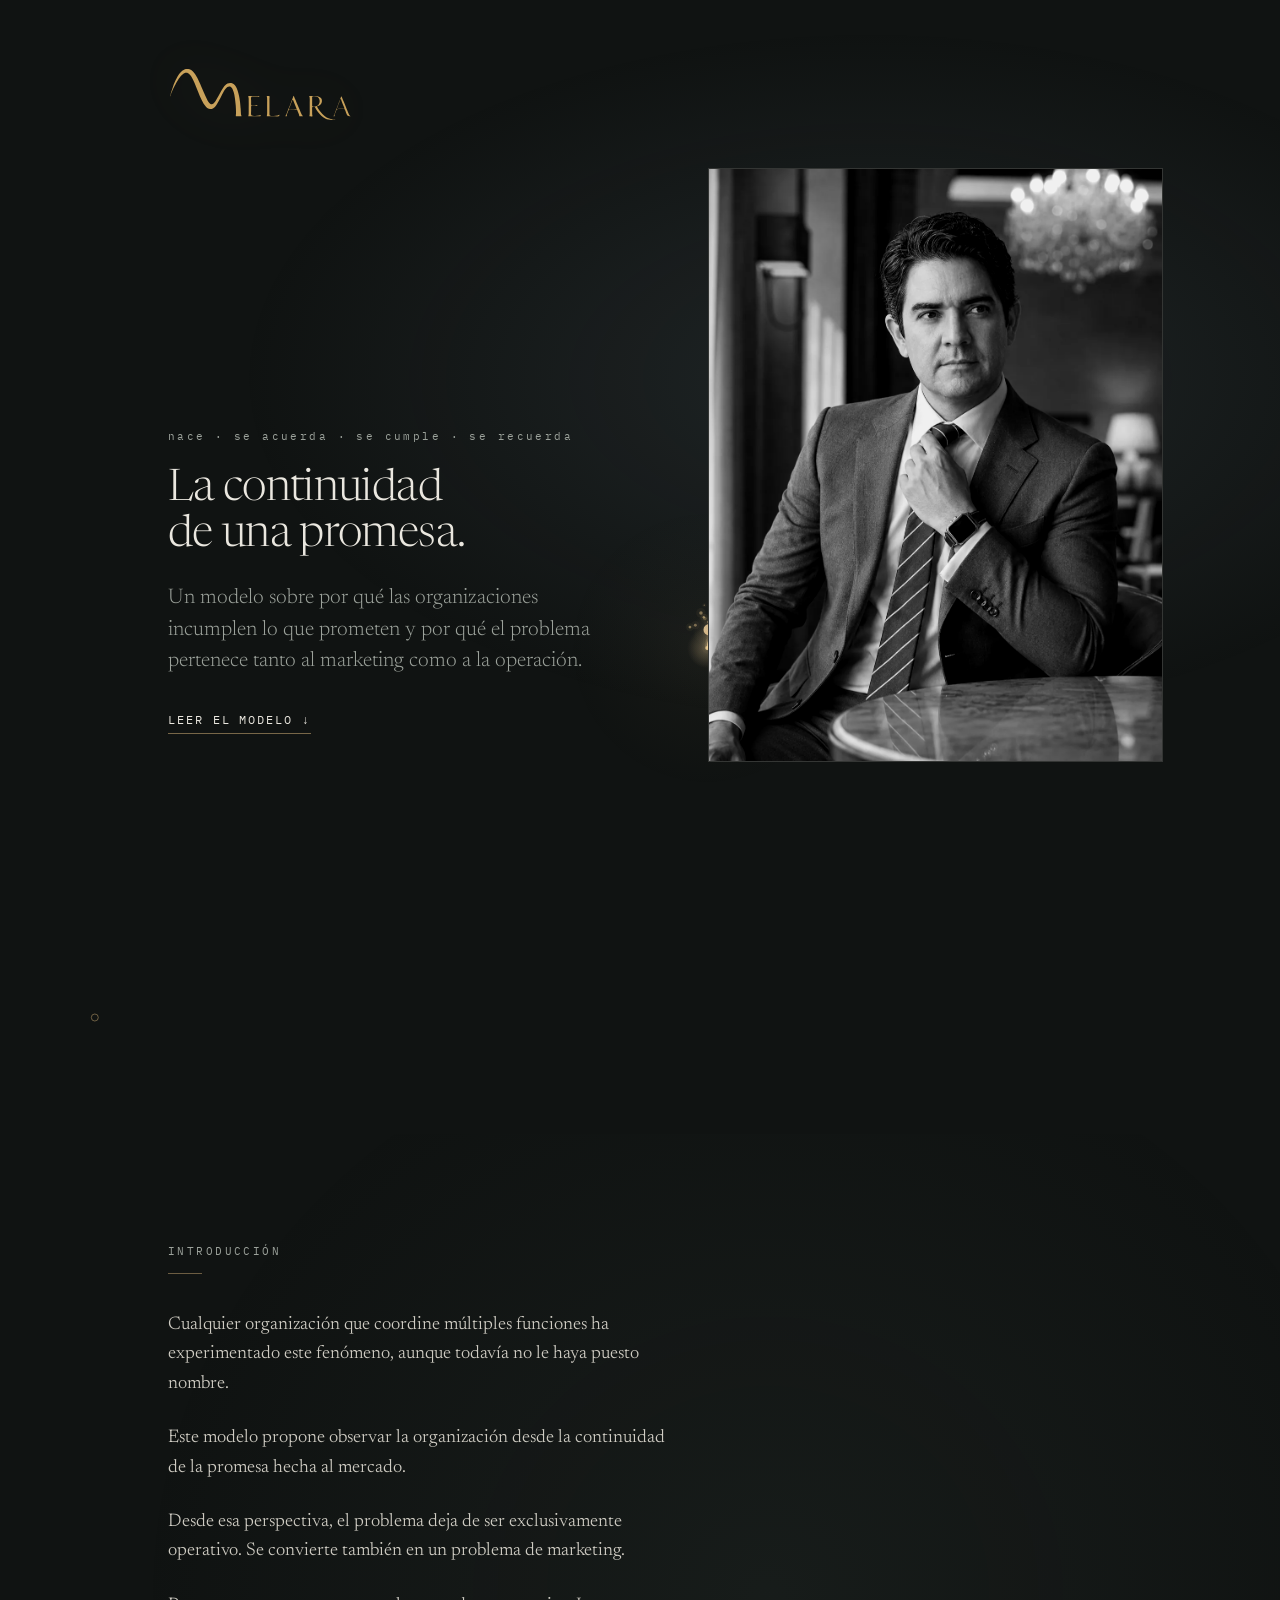
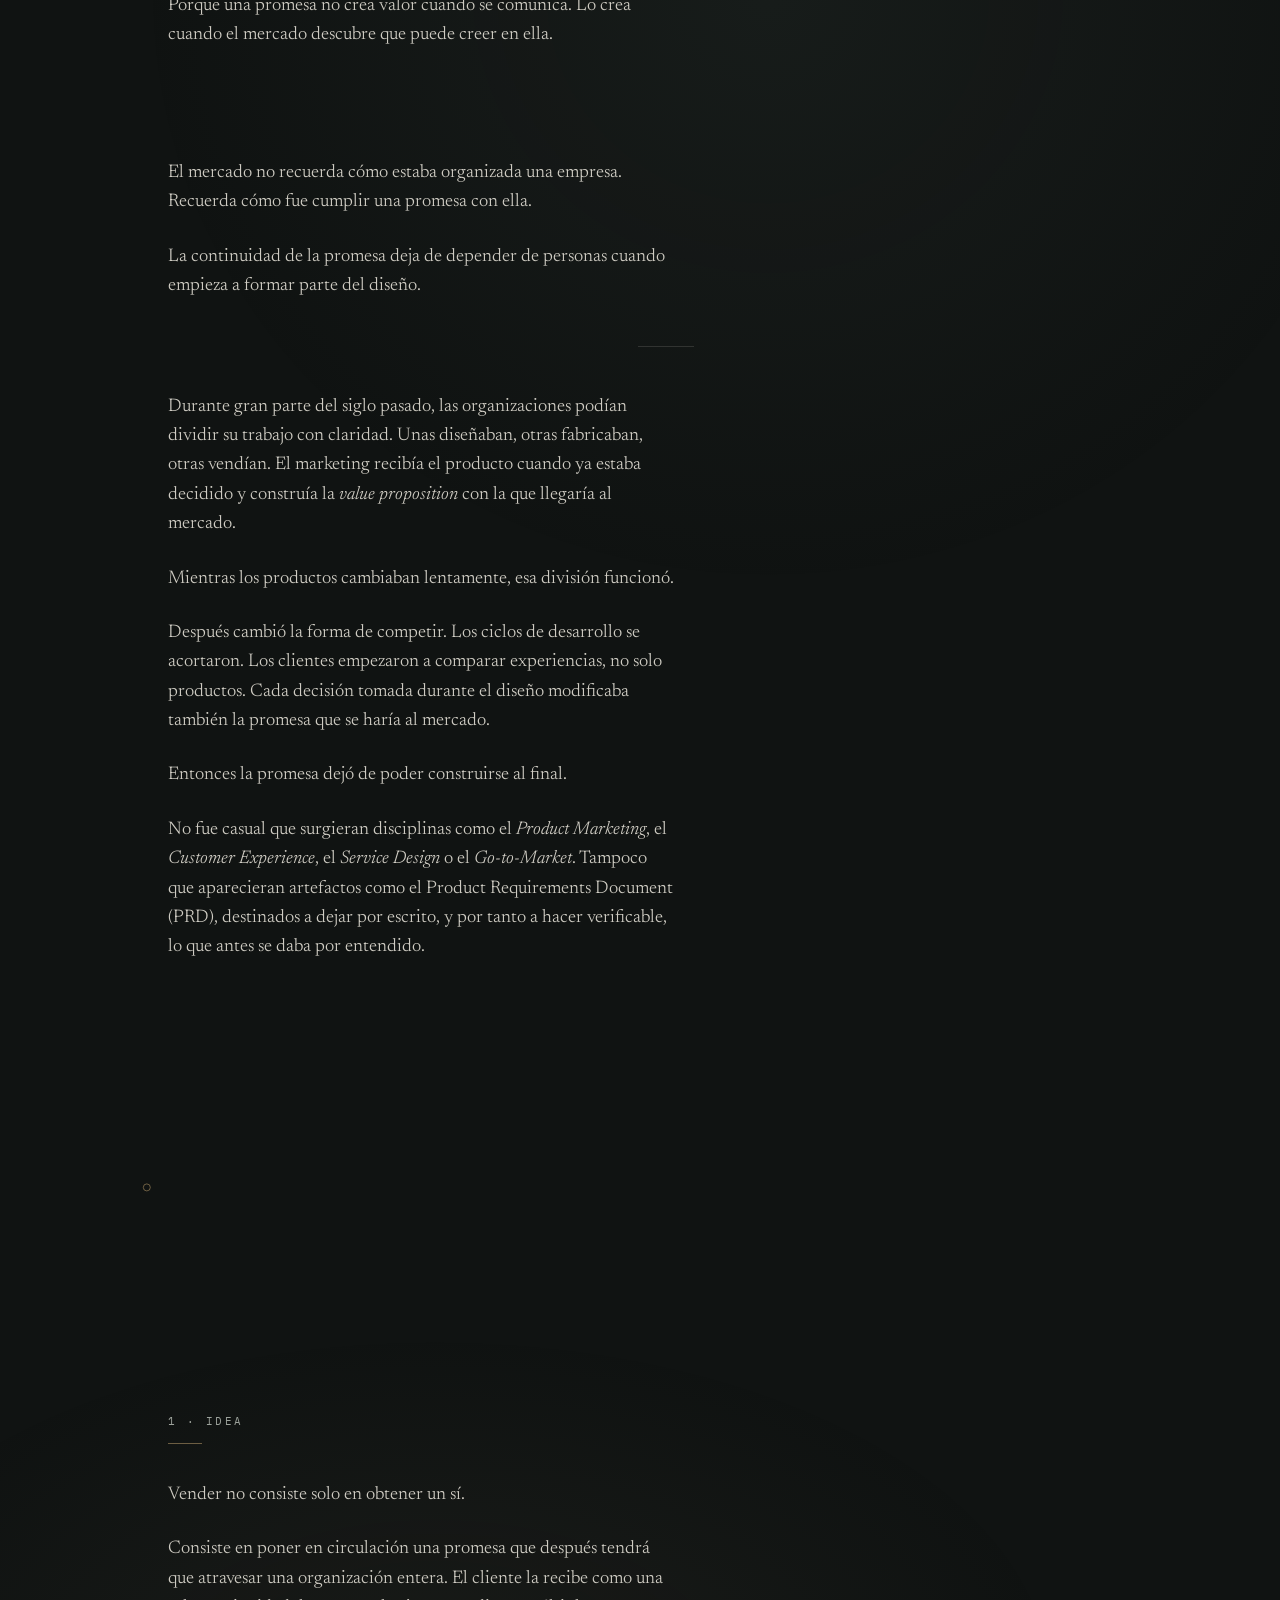
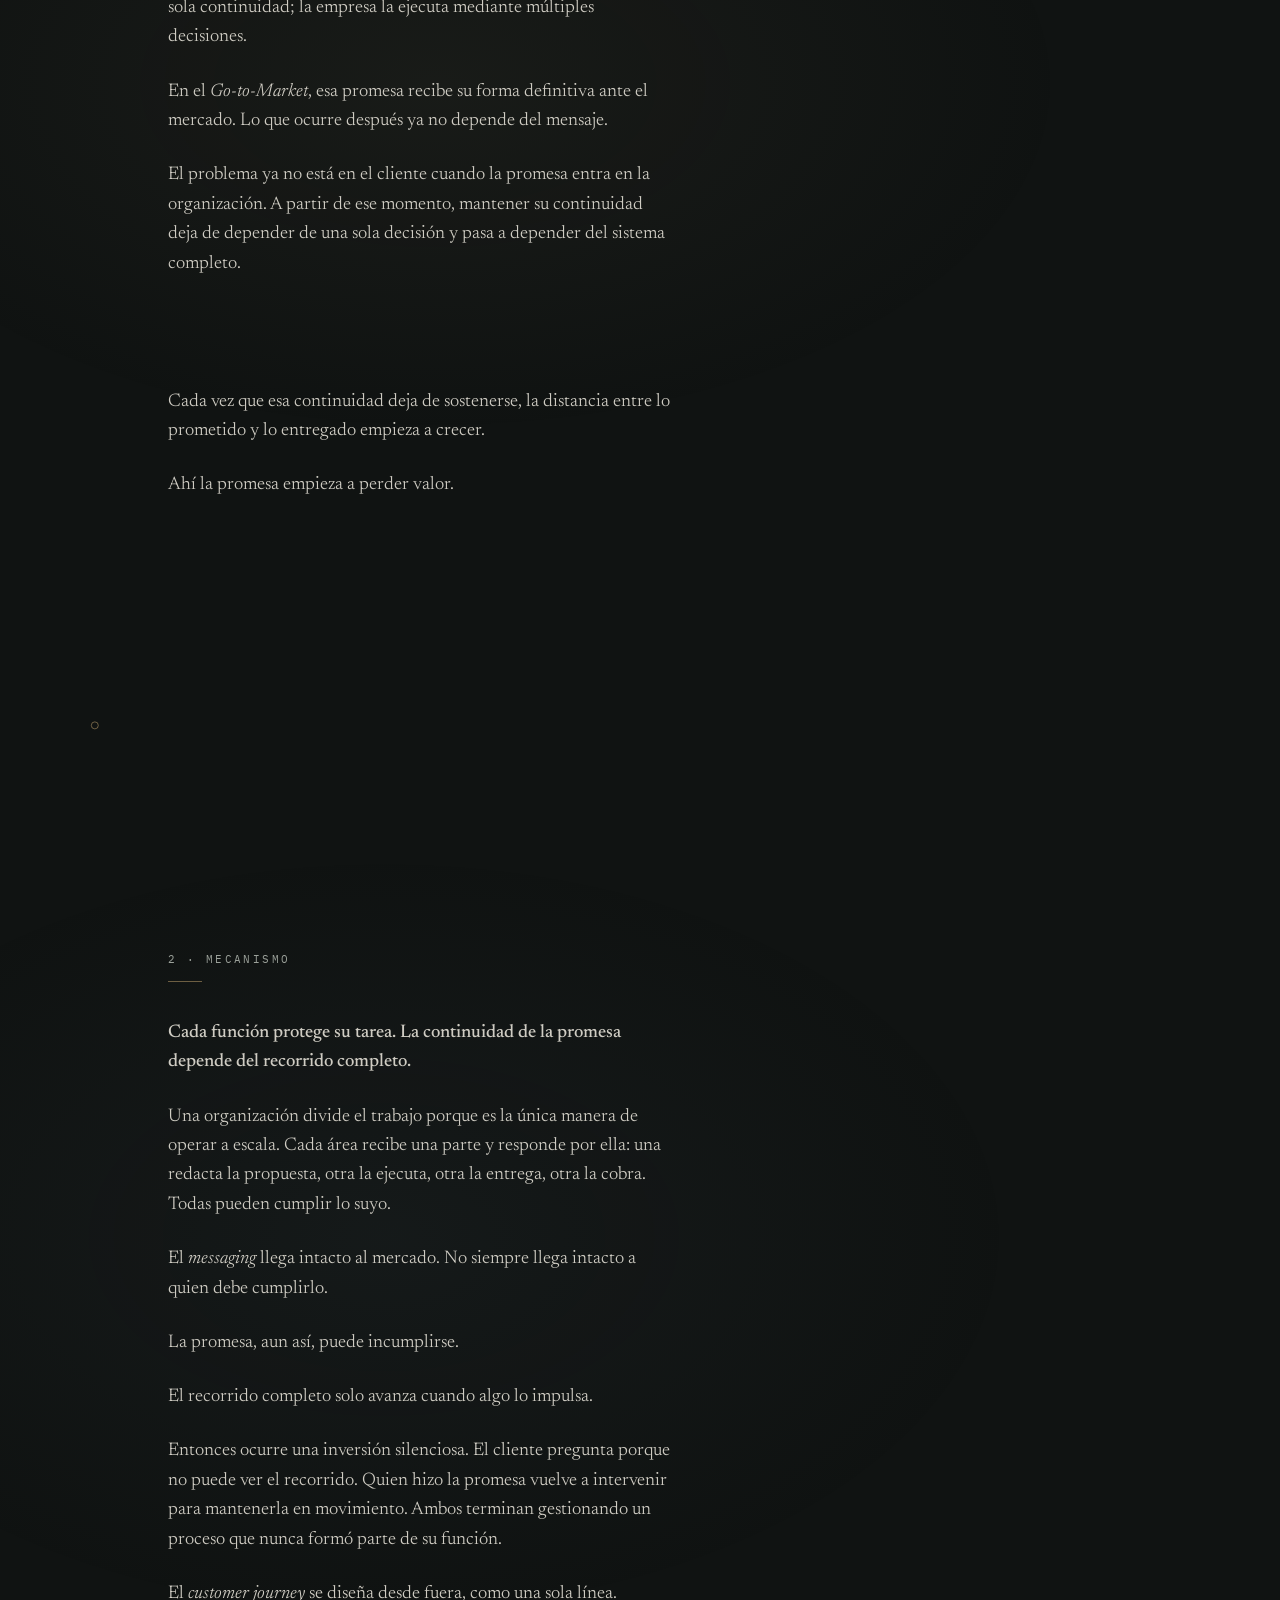
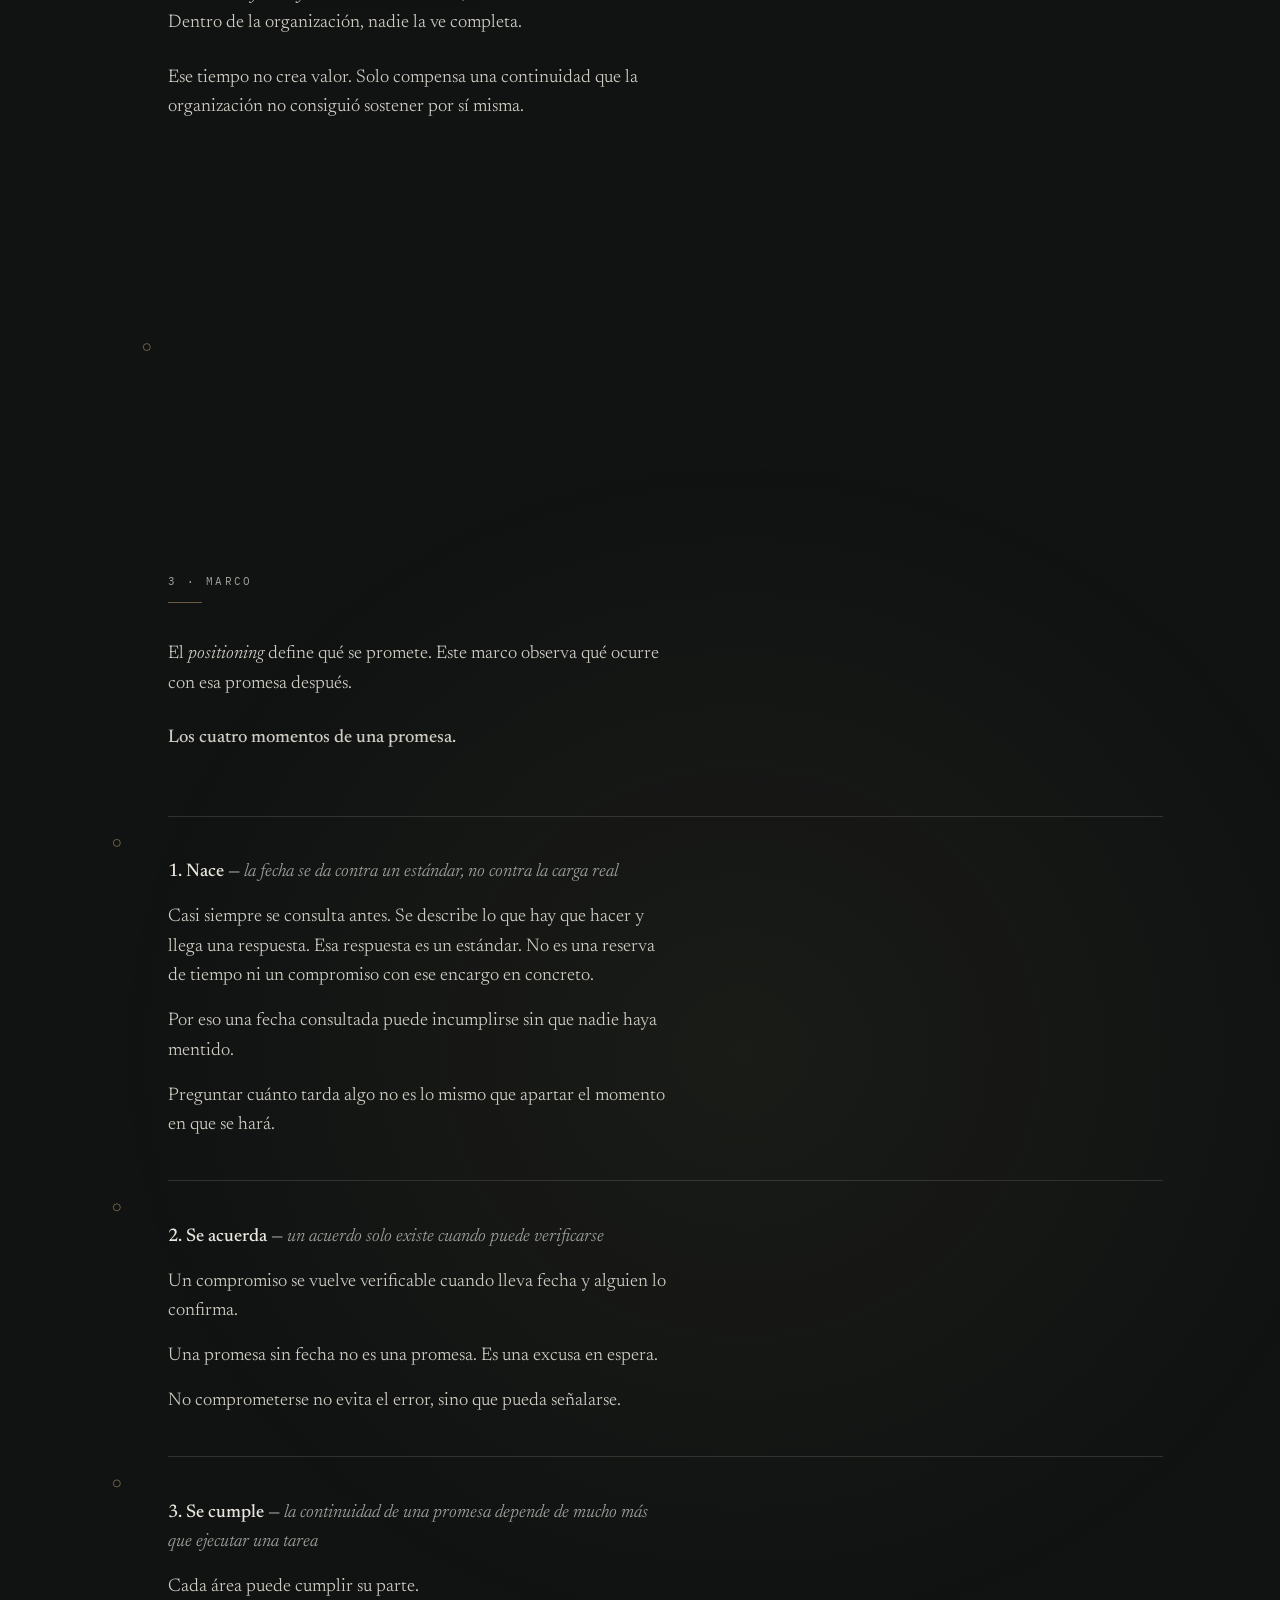
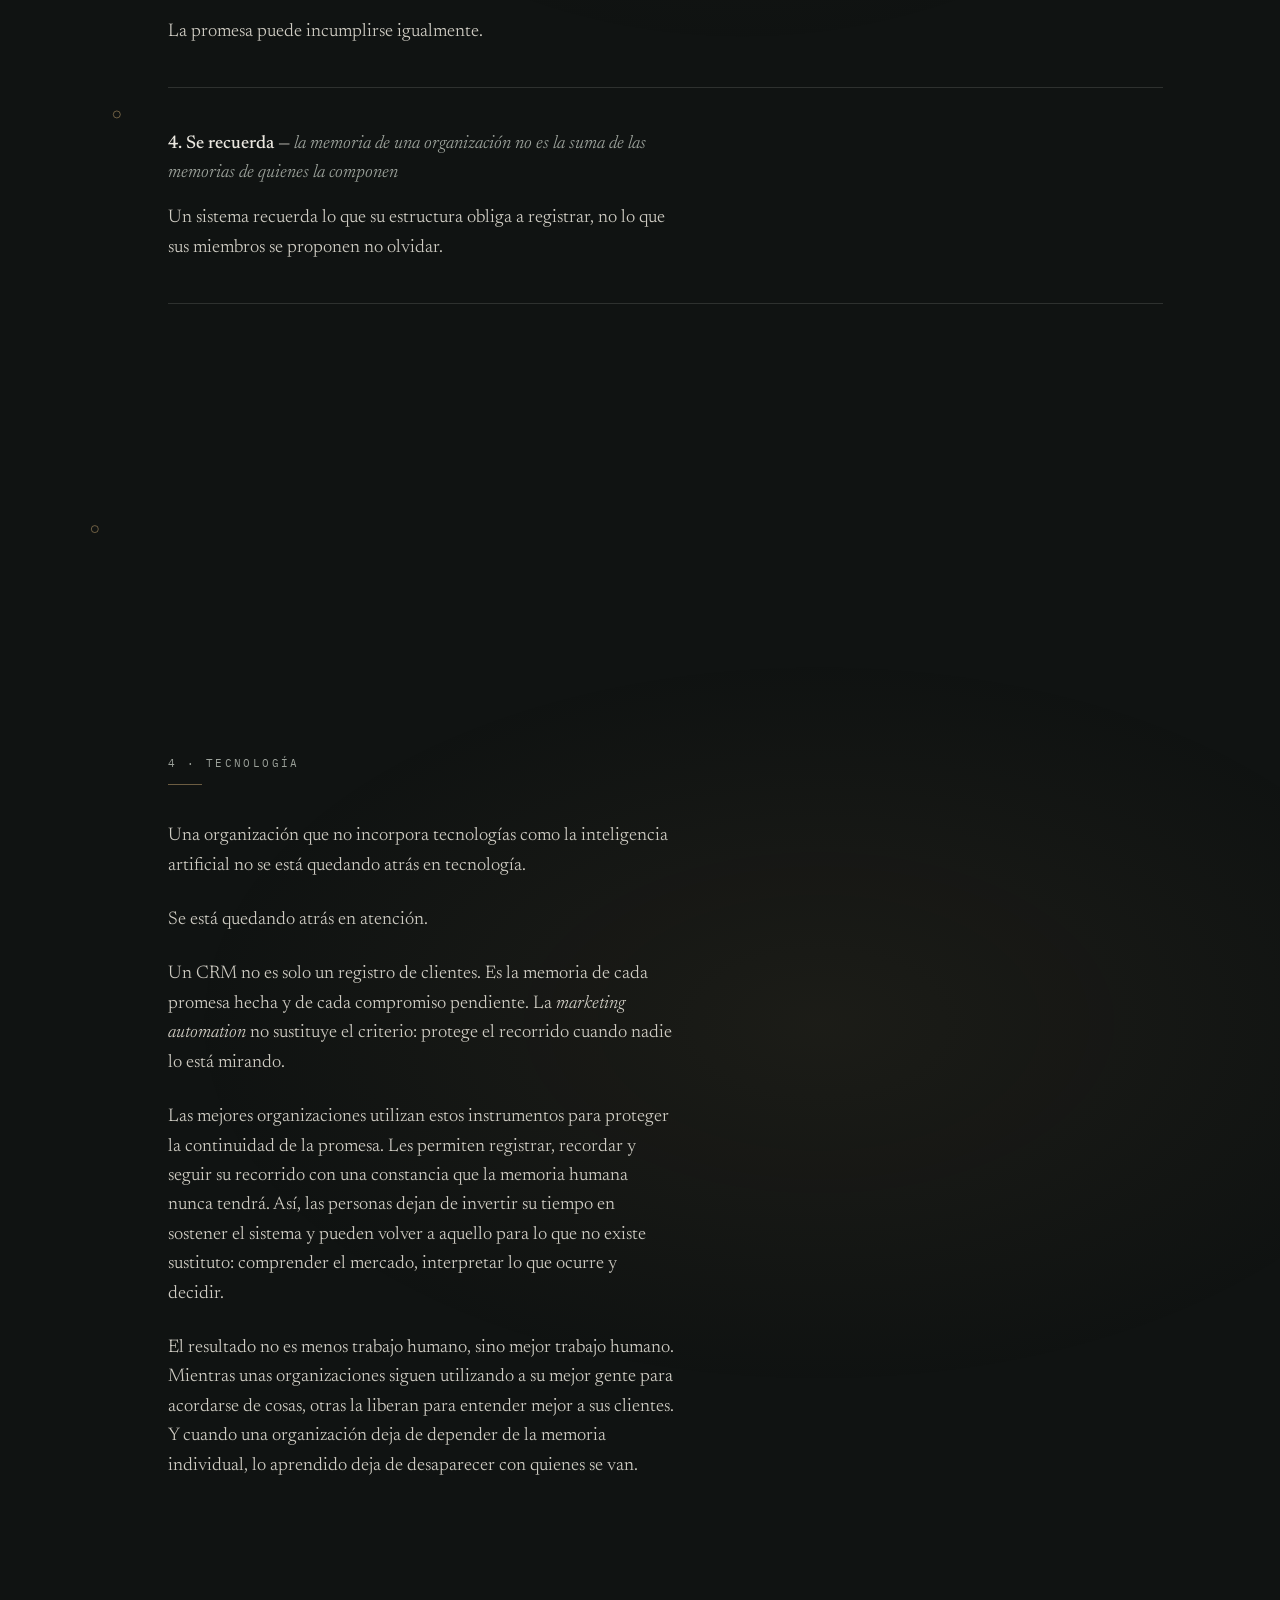
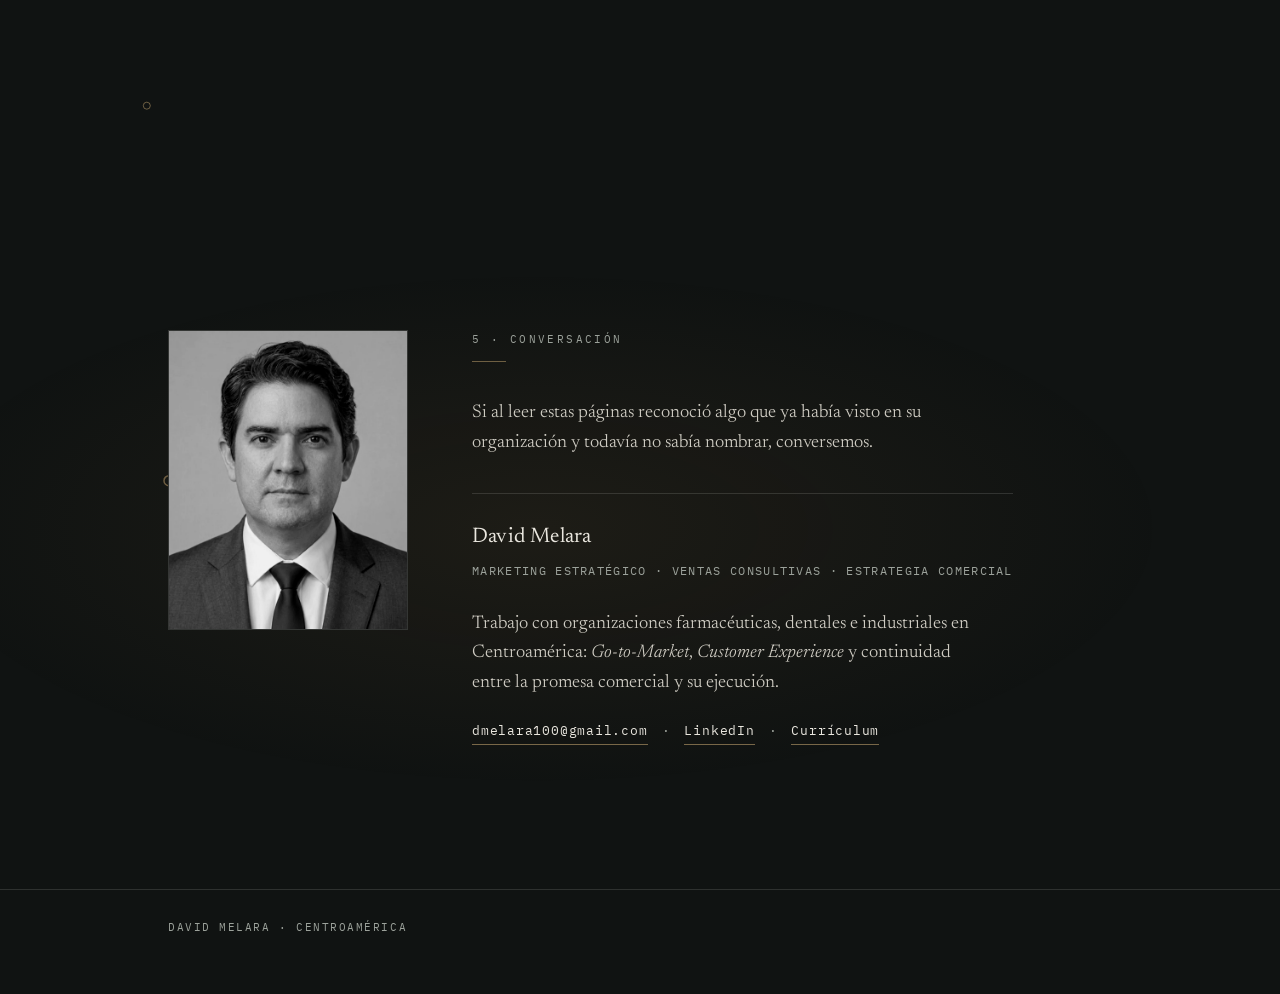
<file: index.html>
<!DOCTYPE html>
<html lang="es" data-motion="on">
<head>
<meta charset="UTF-8">
<meta name="viewport" content="width=device-width, initial-scale=1.0">
<title>David Melara — La continuidad de una promesa</title>
<meta name="description" content="Un modelo sobre por qué las organizaciones incumplen lo que prometen y por qué el problema pertenece tanto al marketing como a la operación.">
<link rel="canonical" href="https://davidmelara.com/">
<meta name="robots" content="index, follow, max-image-preview:large">
<meta name="author" content="David Melara">
<meta name="theme-color" content="#101312">

<!-- Open Graph -->
<meta property="og:type" content="website">
<meta property="og:site_name" content="David Melara">
<meta property="og:title" content="David Melara — La continuidad de una promesa">
<meta property="og:description" content="Un modelo sobre por qué las organizaciones incumplen lo que prometen y por qué el problema pertenece tanto al marketing como a la operación.">
<meta property="og:url" content="https://davidmelara.com/">
<meta property="og:image" content="https://davidmelara.com/assets/og-image-v2.jpg">
<meta property="og:image:width" content="1200">
<meta property="og:image:height" content="630">
<meta property="og:image:alt" content="David Melara">
<meta property="og:locale" content="es_NI">

<!-- Twitter -->
<meta name="twitter:card" content="summary_large_image">
<meta name="twitter:title" content="David Melara — La continuidad de una promesa">
<meta name="twitter:description" content="Un modelo sobre por qué las organizaciones incumplen lo que prometen y por qué el problema pertenece tanto al marketing como a la operación.">
<meta name="twitter:image" content="https://davidmelara.com/assets/og-image-v2.jpg">

<!-- Iconos y manifiesto -->
<link rel="icon" href="/favicon.ico" sizes="any">
<link rel="icon" href="/assets/favicon.svg" type="image/svg+xml">
<link rel="apple-touch-icon" href="/assets/apple-touch-icon.png">
<link rel="manifest" href="/site.webmanifest">

<!-- Recursos críticos: tipografía y logotipo autohospedados -->
<link rel="preload" href="fonts/Newsreader-var.woff2" as="font" type="font/woff2" crossorigin>
<link rel="preload" href="assets/Logo/melara-logotipo-master-v3-gold.svg" as="image" type="image/svg+xml">
<link rel="stylesheet" href="styles.css">

<!-- Umbral de marca: se muestra una vez por sesión, sin parpadeo -->
<script>try{if(sessionStorage.getItem('mlr_intro'))document.documentElement.classList.add('intro-off')}catch(e){}</script>

<script type="application/ld+json">
{
  "@context": "https://schema.org",
  "@graph": [
    {
      "@type": "Person",
      "@id": "https://davidmelara.com/#person",
      "name": "David Melara",
      "givenName": "David",
      "additionalName": "Armando",
      "familyName": "Melara Bárcenas",
      "description": "David Melara es el autor de «La continuidad de una promesa», un modelo sobre por qué las organizaciones incumplen lo que prometen y por qué el problema pertenece tanto al marketing como a la operación. Trabaja con organizaciones farmacéuticas, dentales e industriales en Centroamérica: Go-to-Market, Customer Experience y continuidad entre la promesa comercial y su ejecución.",
      "url": "https://davidmelara.com/",
      "image": "https://davidmelara.com/assets/og-image-v2.jpg",
      "sameAs": [
        "https://www.linkedin.com/in/melaradavid",
        "https://x.com/DMelaraX",
        "https://www.instagram.com/davidmelara1/",
        "https://www.tiktok.com/@davidmelara400"
      ],
      "email": "mailto:dmelara100@gmail.com",
      "nationality": {
        "@type": "Country",
        "name": "Nicaragua"
      },
      "homeLocation": {
        "@type": "Place",
        "name": "Managua, Nicaragua"
      },
      "workLocation": [
        {
          "@type": "Place",
          "name": "Nicaragua"
        },
        {
          "@type": "Place",
          "name": "Centroamérica"
        }
      ],
      "knowsLanguage": "es",
      "hasOccupation": {
        "@type": "Occupation",
        "name": "Marketing estratégico · Ventas consultivas · Estrategia comercial"
      },
      "knowsAbout": [
        "Marketing estratégico",
        "Strategic Marketing",
        "Estrategia comercial",
        "Commercial Strategy",
        "Go-to-Market",
        "GTM",
        "Posicionamiento",
        "Positioning",
        "Propuesta de valor",
        "Value Proposition",
        "Desarrollo de mercado",
        "Market Development",
        "Inteligencia de mercado",
        "Market Intelligence",
        "Investigación de mercados",
        "Market Research",
        "Segmentación",
        "Market Segmentation",
        "Planeación comercial",
        "Commercial Planning",
        "Venta consultiva",
        "Consultative Selling",
        "Gestión de cuentas clave",
        "Key Account Management",
        "Desarrollo de negocios",
        "Business Development",
        "Gestión de canales",
        "Channel Management",
        "Negociación",
        "Commercial Negotiation",
        "Dirección de ventas",
        "Sales Leadership",
        "Excelencia comercial",
        "Commercial Excellence",
        "Sales Enablement",
        "Venta técnica",
        "Technical Sales",
        "Venta de soluciones complejas",
        "Complex Sales",
        "Customer Experience",
        "Experiencia del cliente",
        "Customer Journey",
        "Recorrido del cliente",
        "CRM",
        "Gestión de relaciones con clientes",
        "Fidelización",
        "Customer Loyalty",
        "Voice of Customer",
        "Product Marketing",
        "Marketing Automation",
        "Automatización de marketing",
        "Demand Generation",
        "Service Design",
        "Diseño de servicios",
        "Lanzamiento de productos",
        "Product Launch",
        "Liderazgo comercial",
        "Desarrollo de equipos comerciales",
        "Formación de fuerza de ventas",
        "Gestión del desempeño comercial",
        "Gestión del cambio",
        "Planificación estratégica",
        "Mercados especializados",
        "Decisiones de compra complejas",
        "Ciclos comerciales largos",
        "Relaciones comerciales de largo plazo",
        "Organizaciones complejas",
        "Comunicación de valor",
        "Industria farmacéutica",
        "Laboratorios dentales",
        "Organizaciones industriales"
      ],
      "mainEntityOfPage": {
        "@id": "https://davidmelara.com/#webpage"
      }
    },
    {
      "@type": "CreativeWork",
      "@id": "https://davidmelara.com/#obra",
      "name": "La continuidad de una promesa",
      "abstract": "Un modelo sobre por qué las organizaciones incumplen lo que prometen y por qué el problema pertenece tanto al marketing como a la operación.",
      "author": {
        "@id": "https://davidmelara.com/#person"
      },
      "inLanguage": "es",
      "url": "https://davidmelara.com/",
      "about": [
        {
          "@id": "https://davidmelara.com/#termino-continuidad"
        },
        {
          "@id": "https://davidmelara.com/#termino-cuatro-momentos"
        },
        {
          "@id": "https://davidmelara.com/#momento-nace"
        },
        {
          "@id": "https://davidmelara.com/#momento-acuerda"
        },
        {
          "@id": "https://davidmelara.com/#momento-cumple"
        },
        {
          "@id": "https://davidmelara.com/#momento-recuerda"
        }
      ],
      "mentions": [
        {
          "@type": "Thing",
          "name": "value proposition"
        },
        {
          "@type": "Thing",
          "name": "Product Marketing"
        },
        {
          "@type": "Thing",
          "name": "Service Design"
        },
        {
          "@type": "Thing",
          "name": "brand promise"
        },
        {
          "@type": "Thing",
          "name": "messaging"
        },
        {
          "@type": "Thing",
          "name": "customer journey"
        },
        {
          "@type": "Thing",
          "name": "positioning"
        },
        {
          "@type": "Thing",
          "name": "marketing automation"
        },
        {
          "@type": "Thing",
          "name": "CRM"
        },
        {
          "@type": "Thing",
          "name": "Product Requirements Document (PRD)"
        }
      ],
      "hasPart": {
        "@id": "https://davidmelara.com/#vocabulario"
      }
    },
    {
      "@type": "DefinedTermSet",
      "@id": "https://davidmelara.com/#vocabulario",
      "name": "Vocabulario canónico · La continuidad de una promesa",
      "author": {
        "@id": "https://davidmelara.com/#person"
      },
      "inLanguage": "es",
      "url": "https://davidmelara.com/#framework",
      "hasDefinedTerm": [
        {
          "@type": "DefinedTerm",
          "@id": "https://davidmelara.com/#termino-continuidad",
          "name": "La continuidad de la promesa",
          "alternateName": "Promise Continuity",
          "description": "Este modelo propone observar la organización desde la continuidad de la promesa hecha al mercado. El cliente la recibe como una sola continuidad; la empresa la ejecuta mediante múltiples decisiones.",
          "inDefinedTermSet": {
            "@id": "https://davidmelara.com/#vocabulario"
          }
        },
        {
          "@type": "DefinedTerm",
          "@id": "https://davidmelara.com/#termino-cuatro-momentos",
          "name": "Los cuatro momentos de una promesa",
          "description": "El positioning define qué se promete. Este marco observa qué ocurre con esa promesa después.",
          "inDefinedTermSet": {
            "@id": "https://davidmelara.com/#vocabulario"
          }
        },
        {
          "@type": "DefinedTerm",
          "@id": "https://davidmelara.com/#momento-nace",
          "name": "Nace",
          "termCode": "1",
          "description": "La fecha se da contra un estándar, no contra la carga real. Casi siempre se consulta antes. Se describe lo que hay que hacer y llega una respuesta. Esa respuesta es un estándar. No es una reserva de tiempo ni un compromiso con ese encargo en concreto. Por eso una fecha consultada puede incumplirse sin que nadie haya mentido. Preguntar cuánto tarda algo no es lo mismo que apartar el momento en que se hará.",
          "inDefinedTermSet": {
            "@id": "https://davidmelara.com/#vocabulario"
          }
        },
        {
          "@type": "DefinedTerm",
          "@id": "https://davidmelara.com/#momento-acuerda",
          "name": "Se acuerda",
          "termCode": "2",
          "description": "Un acuerdo solo existe cuando puede verificarse. Un compromiso se vuelve verificable cuando lleva fecha y alguien lo confirma. Una promesa sin fecha no es una promesa. Es una excusa en espera. No comprometerse no evita el error, sino que pueda señalarse.",
          "inDefinedTermSet": {
            "@id": "https://davidmelara.com/#vocabulario"
          }
        },
        {
          "@type": "DefinedTerm",
          "@id": "https://davidmelara.com/#momento-cumple",
          "name": "Se cumple",
          "termCode": "3",
          "description": "La continuidad de una promesa depende de mucho más que ejecutar una tarea. Cada área puede cumplir su parte. La promesa puede incumplirse igualmente.",
          "inDefinedTermSet": {
            "@id": "https://davidmelara.com/#vocabulario"
          }
        },
        {
          "@type": "DefinedTerm",
          "@id": "https://davidmelara.com/#momento-recuerda",
          "name": "Se recuerda",
          "termCode": "4",
          "description": "La memoria de una organización no es la suma de las memorias de quienes la componen. Un sistema recuerda lo que su estructura obliga a registrar, no lo que sus miembros se proponen no olvidar.",
          "inDefinedTermSet": {
            "@id": "https://davidmelara.com/#vocabulario"
          }
        }
      ]
    },
    {
      "@type": "WebSite",
      "@id": "https://davidmelara.com/#website",
      "url": "https://davidmelara.com/",
      "name": "David Melara",
      "inLanguage": "es",
      "publisher": {
        "@id": "https://davidmelara.com/#person"
      }
    },
    {
      "@type": "WebPage",
      "@id": "https://davidmelara.com/#webpage",
      "url": "https://davidmelara.com/",
      "name": "David Melara — La continuidad de una promesa",
      "isPartOf": {
        "@id": "https://davidmelara.com/#website"
      },
      "about": {
        "@id": "https://davidmelara.com/#obra"
      },
      "mainEntity": {
        "@id": "https://davidmelara.com/#obra"
      },
      "author": {
        "@id": "https://davidmelara.com/#person"
      },
      "primaryImageOfPage": "https://davidmelara.com/assets/og-image-v2.jpg",
      "significantLink": "https://davidmelara.com/cv.html",
      "inLanguage": "es"
    }
  ]
}
</script>
</head>
<body>

<a class="skip" href="#contenido">Ir al contenido</a>

<!-- Umbral de marca: la M llega, ocupa su sitio, el nombre se despliega y reposa.
     El trazado de .im-m es identico al del isotipo (mismos 3.549 caracteres, mismo
     espacio de coordenadas), asi que no hay fundido entre dos marcas: es una sola. -->
<div id="intro" aria-hidden="true">
  <div class="intro-mark">
    <svg class="intro-svg" viewBox="80 80 910 275" width="910" height="275"
         fill="#C8A15A" fill-rule="evenodd" aria-hidden="true" focusable="false">
      <g class="im-todo">
      <g class="im-m"><path id="path_1" d="M 441.41 322.16 C 435.53 322.62 429.62 322.14 423.73 322.12 C 421.67 322.11 419.62 322.21 417.57 322.26 C 416.32 322.29 414.60 322.38 413.95 321.32 C 412.95 319.70 413.78 317.51 413.88 315.62 C 413.93 314.62 413.96 313.62 414.05 312.63 C 414.21 310.66 414.55 308.71 414.62 306.73 C 414.95 298.27 413.80 289.80 413.89 281.33 C 413.98 273.41 412.88 265.53 411.98 257.66 C 410.43 244.03 409.32 230.28 406.34 216.88 C 404.37 208.05 401.96 199.22 398.27 190.96 C 395.58 184.94 391.35 178.22 385.06 176.24 C 380.98 174.95 376.07 176.10 372.41 178.30 C 370.31 179.56 368.52 181.31 366.82 183.07 C 364.46 185.52 362.34 188.22 360.44 191.04 C 357.51 195.40 354.74 199.87 352.23 204.48 C 351.54 205.74 350.82 206.99 350.10 208.24 C 348.94 210.27 347.89 212.35 346.75 214.39 C 346.51 214.81 346.27 215.23 346.03 215.65 C 345.56 216.47 345.09 217.30 344.63 218.13 C 343.29 220.55 342.08 223.04 340.83 225.51 C 340.21 226.75 339.59 227.98 338.95 229.21 C 338.73 229.63 338.51 230.04 338.29 230.46 C 337.84 231.31 337.40 232.16 336.95 233.01 C 336.26 234.30 335.58 235.60 334.90 236.90 C 330.06 246.14 325.35 255.50 319.74 264.30 C 316.63 269.20 313.37 274.13 309.17 278.14 C 305.42 281.73 300.65 284.60 295.59 285.76 C 294.64 285.97 293.67 286.10 292.70 286.16 C 290.70 286.26 288.70 286.17 286.70 286.06 C 278.65 285.62 271.13 279.94 265.77 273.91 C 257.96 265.13 252.16 254.65 246.82 244.19 C 232.72 216.55 222.97 186.91 210.58 158.47 C 205.83 147.56 201.07 136.52 194.48 126.62 C 190.22 120.22 185.28 113.36 178.26 110.25 C 172.69 107.79 165.52 108.39 160.02 111.00 C 156.96 112.45 154.24 114.58 151.57 116.68 C 147.33 120.02 143.78 124.19 140.35 128.35 C 135.15 134.67 130.43 141.40 126.17 148.38 C 124.44 151.21 122.69 154.03 121.05 156.91 C 120.10 158.56 119.16 160.21 118.28 161.90 C 116.29 165.68 114.17 169.40 112.35 173.27 C 110.52 177.17 108.55 181.00 106.71 184.89 C 104.46 189.64 102.22 194.39 100.15 199.21 C 97.75 204.81 95.40 210.44 93.26 216.15 C 92.56 218.03 91.99 219.96 91.30 221.85 C 90.99 222.67 90.30 224.78 89.85 224.03 C 88.94 222.54 90.37 220.56 90.94 218.91 C 91.72 216.64 92.44 214.35 93.10 212.05 C 95.36 204.24 97.85 196.51 100.38 188.79 C 105.52 173.15 111.11 157.56 118.43 142.81 C 120.75 138.14 123.08 133.48 125.62 128.93 C 127.02 126.43 128.44 123.94 129.98 121.53 C 137.27 110.19 146.54 98.81 158.75 93.11 C 159.61 92.71 160.49 92.33 161.38 92.00 C 163.17 91.32 165.04 90.83 166.91 90.38 C 168.81 89.92 170.76 89.61 172.72 89.56 C 177.13 89.45 181.61 90.07 185.82 91.39 C 197.66 95.12 206.95 105.63 213.77 116.01 C 221.79 128.22 228.00 141.55 234.43 154.67 C 237.75 161.44 240.48 168.49 243.54 175.38 C 247.94 185.27 252.21 195.21 256.41 205.18 C 260.96 215.98 266.05 226.54 271.20 237.06 C 275.64 246.12 280.37 256.35 289.04 261.50 C 290.69 262.48 292.64 263.24 294.56 263.17 C 297.92 263.04 301.24 261.35 303.86 259.25 C 310.58 253.84 314.54 245.63 318.86 238.17 C 326.21 225.49 332.89 212.44 340.23 199.76 C 344.07 193.15 347.93 186.52 352.40 180.31 C 357.82 172.79 364.33 165.23 372.76 161.35 C 378.46 158.73 385.23 158.06 391.43 158.98 C 400.69 160.33 408.64 168.27 413.56 176.22 C 417.04 181.83 419.68 187.97 421.84 194.21 C 422.91 197.29 423.95 200.38 424.86 203.50 C 426.31 208.46 427.48 213.50 428.74 218.51 C 430.85 226.92 431.71 235.58 433.22 244.12 C 433.98 248.42 434.39 252.78 434.85 257.13 C 435.61 264.44 436.29 271.75 436.71 279.09 C 436.91 282.52 438.00 285.92 437.80 289.36 C 437.49 294.77 438.92 300.18 438.68 305.60 C 438.50 309.50 439.10 313.46 440.10 317.23 C 440.54 318.88 442.74 321.10 441.41 322.16 Z"/></g>
        <g class="im-resto">
        <g class="im-letra"><path id="path_2" d="M 474.89 321.56 C 475.68 318.12 476.75 314.67 476.85 311.14 C 477.07 303.64 476.88 296.14 476.88 288.64 C 476.87 270.64 477.49 252.63 476.83 234.64 C 476.68 230.58 474.82 226.70 474.75 222.64 C 486.40 221.66 498.13 222.58 509.82 222.63 C 513.72 222.64 517.62 222.61 521.52 222.56 C 523.82 222.53 526.41 222.07 528.38 223.25 C 529.29 223.80 529.77 224.91 530.15 225.90 C 528.74 227.03 526.48 226.42 524.71 226.04 C 522.09 225.46 519.44 224.95 516.76 224.71 C 511.39 224.22 505.97 224.29 500.58 224.46 C 497.05 224.57 493.31 224.33 490.05 225.70 C 486.98 231.40 488.88 238.61 488.88 245.08 C 488.88 249.58 488.93 254.08 488.89 258.58 C 488.87 261.83 488.53 265.21 489.46 268.32 C 492.40 269.61 495.85 269.22 499.06 269.17 C 503.25 269.11 507.46 269.13 511.62 268.56 C 514.49 268.16 517.42 267.18 520.27 267.70 C 519.90 269.22 518.96 270.94 517.49 271.47 C 515.03 272.35 512.27 271.32 509.68 271.06 C 505.21 270.60 500.70 270.80 496.21 270.78 C 493.91 270.77 491.44 270.82 489.39 271.86 C 488.49 274.99 488.80 278.36 488.85 281.62 C 488.92 286.12 488.88 290.62 488.88 295.12 C 488.88 302.55 487.18 310.46 489.87 317.39 C 494.78 320.60 501.41 320.08 507.28 320.11 C 513.87 320.16 520.51 319.77 526.99 318.59 C 530.16 318.00 533.14 316.63 536.17 315.55 C 535.95 317.75 535.82 320.79 533.83 321.76 C 531.73 322.79 529.18 322.32 526.84 322.29 C 522.04 322.24 517.25 321.88 512.45 321.88 C 504.35 321.87 496.25 322.11 488.15 322.11 C 483.73 322.10 479.09 322.96 474.89 321.56 Z"/></g>
        <g class="im-letra"><path id="path_3" d="M 626.27 322.14 C 615.46 323.19 604.56 321.67 593.70 321.77 C 587.64 321.83 581.59 322.02 575.53 322.10 C 572.41 322.14 569.24 322.59 566.19 321.99 C 565.52 318.81 567.13 315.55 567.41 312.31 C 567.55 310.64 567.65 308.98 567.70 307.31 C 567.97 297.70 567.62 288.08 567.62 278.47 C 567.63 270.95 567.58 263.43 567.68 255.90 C 567.77 248.80 568.04 241.68 567.47 234.60 C 567.25 231.91 567.00 229.19 566.37 226.57 C 566.08 225.40 565.74 224.20 565.81 223.00 C 567.90 222.17 570.28 222.43 572.52 222.50 C 574.78 222.57 577.14 222.33 579.28 223.04 C 580.58 225.78 579.59 229.12 579.28 232.13 C 578.91 235.66 579.04 239.23 579.08 242.78 C 579.25 258.86 579.13 274.96 579.13 291.04 C 579.12 296.27 579.10 301.49 579.10 306.72 C 579.09 310.42 578.78 314.41 580.40 317.74 C 584.73 320.52 590.48 320.18 595.62 320.34 C 603.54 320.60 611.59 320.25 619.31 318.51 C 622.47 317.79 625.21 315.56 628.41 315.10 C 628.16 317.54 627.62 320.09 626.27 322.14 Z"/></g>
        <g class="im-letra"><path id="path_4" fill-rule="evenodd" d="M 743.93 322.11 C 740.52 322.30 737.09 322.12 733.67 322.18 C 731.20 322.22 728.66 322.62 726.24 322.09 C 725.09 319.71 725.45 316.84 724.73 314.30 C 723.30 309.26 720.71 304.62 718.70 299.79 C 717.14 296.05 716.26 291.75 713.48 288.81 C 710.92 287.94 708.11 288.15 705.41 288.16 C 701.99 288.17 698.58 288.02 695.16 288.02 C 688.15 288.00 680.60 287.23 674.25 290.19 C 671.48 293.46 670.55 297.94 669.08 301.96 C 667.51 306.23 665.35 310.36 664.59 314.84 C 664.19 317.19 665.18 319.63 664.74 321.97 C 662.39 322.59 659.80 322.58 657.45 321.98 C 657.75 319.83 659.44 318.12 660.46 316.20 C 662.06 313.19 663.09 309.90 664.32 306.72 C 667.68 297.99 671.22 289.34 674.62 280.63 C 675.11 279.35 679.83 267.49 679.92 267.28 C 681.28 263.90 685.51 252.82 685.60 252.60 C 685.97 251.64 686.90 249.19 687.06 248.77 C 687.31 248.13 688.13 246.00 688.29 245.58 C 688.62 244.72 688.94 243.87 689.27 243.02 C 689.59 242.17 690.57 239.61 690.73 239.19 C 690.98 238.55 691.22 237.91 691.46 237.27 C 692.58 234.28 693.77 231.32 694.79 228.29 C 695.57 225.99 696.13 223.41 697.78 221.63 C 699.82 223.71 700.70 226.69 701.83 229.37 C 703.50 233.36 705.19 237.36 706.89 241.34 C 708.32 244.70 709.76 248.05 711.20 251.40 C 713.35 256.43 715.49 261.47 717.62 266.51 C 720.80 274.08 723.96 281.66 727.17 289.21 C 730.83 297.81 733.79 306.75 738.23 314.97 C 739.68 317.65 742.56 319.39 743.93 322.11 Z M 712.41 285.81 C 713.05 283.70 711.31 281.53 710.43 279.52 C 709.05 276.39 707.85 273.18 706.52 270.03 C 703.87 263.73 701.31 257.38 698.69 251.06 C 697.24 247.57 696.99 242.69 693.67 240.87 C 690.68 241.72 690.36 246.17 689.21 249.06 C 687.87 252.40 686.51 255.73 685.17 259.07 C 684.52 260.69 683.90 262.33 683.28 263.97 C 682.69 265.53 682.11 267.09 681.53 268.66 C 680.34 271.86 679.17 275.08 677.92 278.26 C 676.79 281.16 674.23 284.79 675.95 287.38 C 678.28 287.66 680.57 286.49 682.90 286.27 C 687.18 285.85 691.49 286.09 695.79 286.22 C 699.20 286.33 702.63 286.25 706.05 286.32 C 708.18 286.37 710.71 287.08 712.41 285.81 Z"/></g>
        <g class="im-letra"><path id="path_6" fill-rule="evenodd" d="M 800.92 275.56 C 797.30 274.87 793.37 274.42 789.86 275.57 C 788.13 281.50 789.03 287.90 789.05 294.07 C 789.05 296.15 789.07 298.22 789.08 300.29 C 789.11 304.78 788.86 309.29 789.33 313.75 C 789.61 316.44 790.44 319.05 790.98 321.70 C 786.05 323.02 780.72 322.65 775.68 321.85 C 775.41 318.56 776.80 315.32 777.01 312.03 C 777.50 304.44 777.13 296.82 777.13 289.22 C 777.12 277.12 777.14 265.02 777.10 252.92 C 777.08 245.33 777.93 237.65 776.71 230.16 C 776.29 227.55 775.11 225.12 774.33 222.59 C 778.78 222.12 783.27 222.69 787.74 222.66 C 794.30 222.61 800.88 222.13 807.43 222.57 C 817.32 223.24 829.10 226.80 834.34 235.21 C 839.13 242.88 837.90 255.04 832.48 262.27 C 829.84 265.80 826.05 268.55 822.04 270.37 C 818.96 271.77 815.49 272.35 812.63 274.16 C 813.66 277.04 815.63 279.50 817.38 282.01 C 821.15 287.39 824.89 292.79 828.97 297.94 C 840.65 312.64 855.30 326.52 872.79 333.36 C 878.57 335.61 884.65 337.28 890.82 337.90 C 894.91 338.32 899.06 337.83 903.15 338.26 C 901.71 339.86 898.93 339.20 896.79 339.34 C 893.34 339.57 889.90 339.92 886.45 339.91 C 875.14 339.87 863.52 337.53 853.29 332.69 C 839.39 326.12 827.62 314.71 818.66 302.21 C 814.84 296.88 811.28 291.35 807.81 285.78 C 805.64 282.29 803.84 278.45 800.92 275.56 Z M 803.12 273.91 C 806.27 273.56 809.51 273.13 812.40 271.82 C 815.36 270.48 817.92 268.23 820.05 265.78 C 824.77 260.36 827.07 252.10 825.85 245.03 C 824.73 238.54 821.62 231.58 816.26 227.76 C 810.04 223.33 801.19 222.56 793.69 223.94 C 791.84 224.28 789.68 225.46 789.11 227.25 C 788.47 229.25 789.03 231.45 789.12 233.55 C 789.25 236.63 789.14 239.72 789.13 242.81 C 789.10 249.08 789.12 255.35 789.13 261.62 C 789.13 263.55 789.10 265.47 789.04 267.40 C 788.99 268.90 788.78 270.60 789.60 271.85 C 790.69 273.52 793.35 273.38 795.34 273.55 C 797.93 273.76 800.54 274.20 803.12 273.91 Z"/></g>
        <g class="im-letra"><path id="path_8" fill-rule="evenodd" d="M 978.46 322.11 C 972.12 322.26 964.35 320.38 960.75 315.15 C 956.96 309.66 955.26 302.97 953.02 296.69 C 952.64 295.63 952.28 294.58 951.93 293.52 C 951.16 291.25 950.30 288.85 948.62 287.13 C 945.71 286.15 942.48 286.65 939.40 286.63 C 935.38 286.60 931.37 286.20 927.35 286.20 C 924.01 286.19 920.65 286.35 917.33 286.73 C 914.40 287.06 911.00 287.81 909.14 290.11 C 907.07 292.68 906.40 296.13 905.25 299.23 C 903.61 303.62 901.68 307.91 900.28 312.38 C 899.75 314.05 899.54 315.82 899.47 317.57 C 899.42 318.81 899.67 320.22 899.01 321.27 C 898.10 322.69 895.50 322.54 893.97 321.83 C 894.45 319.94 895.77 318.38 896.73 316.69 C 898.06 314.37 899.03 311.86 899.97 309.36 C 902.78 301.83 905.58 294.30 908.52 286.81 C 908.93 285.78 910.05 282.86 910.21 282.44 C 910.44 281.81 910.68 281.19 910.91 280.56 C 911.46 279.09 911.99 277.63 912.53 276.16 C 912.92 275.11 913.30 274.06 913.69 273.02 C 914.47 270.93 915.27 268.84 916.07 266.75 C 916.62 265.29 917.18 263.83 917.72 262.37 C 918.03 261.53 918.34 260.69 918.65 259.85 C 919.56 257.34 920.48 254.82 921.41 252.31 C 923.21 247.50 925.10 242.72 926.90 237.91 C 928.77 232.93 929.58 227.36 932.67 223.03 C 935.36 225.58 935.96 229.68 937.37 233.11 C 940.01 239.51 942.64 245.91 945.28 252.31 C 948.58 260.37 951.91 268.41 955.17 276.49 C 957.34 281.87 959.46 287.28 961.61 292.67 C 964.66 300.33 967.11 308.38 971.57 315.32 C 973.32 318.03 976.46 319.58 978.46 322.11 Z M 947.70 284.95 C 948.64 281.90 946.13 278.75 944.96 275.79 C 942.89 270.58 940.81 265.37 938.80 260.14 C 936.98 255.41 935.02 250.74 933.28 245.98 C 932.23 243.12 932.20 238.98 929.45 237.66 C 926.53 239.11 926.21 243.35 925.08 246.41 C 923.17 251.58 921.21 256.74 919.28 261.91 C 917.37 266.99 915.61 272.13 913.65 277.19 C 912.51 280.15 909.83 283.42 911.05 286.35 C 913.60 286.84 916.18 285.55 918.76 285.21 C 923.15 284.62 927.60 284.51 932.03 284.52 C 935.19 284.52 938.37 284.64 941.48 285.17 C 943.53 285.52 946.09 286.26 947.70 284.95 Z"/></g>
        </g>
      </g>
    </svg>
  </div>
</div>
<script>
(function(){var h=document.documentElement,i=document.getElementById('intro');if(!i)return;
if(h.classList.contains('intro-off')){i.parentNode.removeChild(i);return;}
try{sessionStorage.setItem('mlr_intro','1')}catch(e){}

/* releva la marca del umbral por la del hero y retira el overlay en el mismo
   fotograma: si el vuelo aterrizo en el sitio exacto, el cambio no se ve */
function releva(){if(!i)return;
  /* fija el hero antes de soltar intro-activo: si el observer aun no lo hubiera
     revelado, quitar la clase lo devolveria a opacidad 0 y parpadearia */
  var r=document.querySelectorAll('.hero .revela');
  for(var k=0;k<r.length;k++)r[k].classList.add('visible');
  h.classList.remove('intro-activo');
  if(i.parentNode)i.parentNode.removeChild(i);h.classList.add('intro-off');i=null;}
/* salida sin vuelo: la usa movimiento reducido y cualquier fallo de medida */
function disuelve(){if(!i)return;i.classList.add('intro-done');setTimeout(releva,520);}

if(matchMedia('(prefers-reduced-motion: reduce)').matches){setTimeout(disuelve,760);return;}

h.classList.add('intro-activo');
i.classList.add('playing');
var svg=i.querySelector('.intro-svg');

/* 1200: el velo se disuelve y deja ver el hero, con su hueco de logotipo vacio */
setTimeout(function(){if(i)i.classList.add('despeja');},1200);

/* 1220: FLIP hacia la posicion y el tamano exactos del logotipo del hero.
   Se mide en el momento del vuelo, no antes: la posicion depende del viewport. */
setTimeout(function(){
  if(!i)return;
  var destino=document.querySelector('.hero-logo');
  if(!svg||!destino){disuelve();return;}
  var a=svg.getBoundingClientRect(),b=destino.getBoundingClientRect();
  if(!a.width||!b.width){disuelve();return;}
  svg.style.transform='translate('+((b.left+b.width/2)-(a.left+a.width/2))+'px,'
    +((b.top+b.height/2)-(a.top+a.height/2))+'px) scale('+(b.width/a.width)+')';
  /* el relevo se ata al final real de la transicion, no a un temporizador: la cola
     de cubic-bezier(.22,.61,.36,1) es larga y a los 540ms la marca sigue a 2px del
     destino, que es exactamente el salto que este quinto tiempo viene a eliminar */
  var listo=false;
  function aterriza(){if(listo)return;listo=true;releva();}
  svg.addEventListener('transitionend',function(e){if(e.propertyName==='transform')aterriza();});
  setTimeout(aterriza,760);
},1220);

setTimeout(releva,2600);
})();
</script>

<!-- Estela: memoria del sistema. El trazo se construye en script.js sobre los anclajes [data-estela]. -->
<svg id="estela" aria-hidden="true" focusable="false">
  <defs>
    <linearGradient id="estela-grad" gradientUnits="userSpaceOnUse" x1="0" y1="0" x2="0" y2="1"></linearGradient>
    <radialGradient id="estela-bloom" cx="50%" cy="50%" r="50%">
      <stop offset="0%" stop-color="#F2DCB3" stop-opacity=".5"/>
      <stop offset="55%" stop-color="#E7C68F" stop-opacity=".16"/>
      <stop offset="100%" stop-color="#E7C68F" stop-opacity="0"/>
    </radialGradient>
  </defs>
  <!-- memoria: lo recorrido queda asentado; el presente vive en el lienzo -->
  <g id="estela-residuo">
    <path class="e-resplandor" fill="none"></path>
    <path class="e-halo" fill="none"></path>
    <path class="e-nucleo" fill="none"></path>
  </g>
  <g id="estela-nodos"></g>
  <circle id="estela-origen-halo" r="17" fill="url(#estela-bloom)"></circle>
  <circle id="estela-fin-halo" r="20" fill="url(#estela-bloom)"></circle>
</svg>

<!-- energía: sistema físico de partículas que recorre la trayectoria -->
<canvas id="energia" aria-hidden="true"></canvas>

<!-- Índice del marco: sus cuatro etiquetas corresponden una a una con las unidades
     de #framework, no con las secciones del sitio. -->
<nav id="momentos" aria-label="Los cuatro momentos">
  <span class="momento" data-m="nace">nace</span>
  <span class="momento" data-m="acuerda">se acuerda</span>
  <span class="momento" data-m="cumple">se cumple</span>
  <span class="momento" data-m="recuerda">se recuerda</span>
</nav>

<main id="contenido">

  <!-- ============ HERO · barra de estado (N0), título (N1) y subtítulo (N2) ============ -->
  <section class="sec hero" id="hero" aria-labelledby="t-hero">
    <div class="marco">
      <header class="hero-cabecera">
        <img class="hero-logo" src="assets/Logo/melara-logotipo-master-v3-gold.svg"
             width="910" height="275" alt="David Melara" decoding="async" fetchpriority="high">
      </header>

      <div class="hero-cuerpo">
        <div class="hero-texto">
          <!-- N0 · barra de estado: pertenece a la obra, superior al título y fuera del
               flujo del cuerpo. Punto medio U+00B7 con el mismo espaciado que la firma. -->
          <p class="barra-estado">nace · se acuerda · se cumple · se recuerda</p>
          <h1 id="t-hero">La continuidad de una promesa.</h1>
          <p class="posicionamiento">Un modelo sobre por qué las organizaciones incumplen lo que prometen y por qué el problema pertenece tanto al marketing como a la operación.</p>
          <p class="hero-enlace"><a href="#introduccion">Leer el modelo <span aria-hidden="true">↓</span></a></p>
        </div>

        <figure class="retrato retrato-hero">
          <picture>
            <source srcset="assets/retrato-hero.webp" type="image/webp">
            <img src="assets/retrato-hero.jpg" alt="Retrato de David Melara" width="1122" height="1402" loading="eager" decoding="async">
          </picture>
          <span class="anclaje" data-estela="origen" aria-hidden="true"></span>
        </figure>
      </div>
    </div>
  </section>

  <div class="costura" aria-hidden="true"><span class="anclaje" data-estela="izq"></span></div>

  <!-- ============ INTRODUCCIÓN (N3) · incluye el umbral tras el filete ============
       El umbral no tiene título, ni numeración, ni rótulo, ni id: no es direccionable,
       no genera ancla y no figura en el índice. Su única marca es el filete de entrada. -->
  <section class="sec introduccion" id="introduccion" aria-labelledby="s-intro">
    <div class="marco">
      <h2 class="eyebrow eyebrow-seccion" id="s-intro">Introducción</h2>

      <p class="cuerpo">Cualquier organización que coordine múltiples funciones ha experimentado este fenómeno, aunque todavía no le haya puesto nombre.</p>

      <p class="cuerpo">Este modelo propone observar la organización desde la continuidad de la promesa hecha al mercado.</p>

      <p class="cuerpo">Desde esa perspectiva, el problema deja de ser exclusivamente operativo. Se convierte también en un problema de marketing.</p>

      <p class="cuerpo">Porque una promesa no crea valor cuando se comunica. Lo crea cuando el mercado descubre que puede creer en ella.</p>

      <p class="cuerpo">Cada promesa incumplida modifica la percepción de valor. Y la percepción de valor es donde el mercado toma sus decisiones.</p>

      <p class="cuerpo">El mercado no recuerda cómo estaba organizada una empresa. Recuerda cómo fue cumplir una promesa con ella.</p>

      <p class="cuerpo">La continuidad de la promesa deja de depender de personas cuando empieza a formar parte del diseño.</p>

      <hr class="filete-umbral">

      <p class="cuerpo">Durante gran parte del siglo pasado, las organizaciones podían dividir su trabajo con claridad. Unas diseñaban, otras fabricaban, otras vendían. El marketing recibía el producto cuando ya estaba decidido y construía la <em>value proposition</em> con la que llegaría al mercado.</p>

      <p class="cuerpo">Mientras los productos cambiaban lentamente, esa división funcionó.</p>

      <p class="cuerpo">Después cambió la forma de competir. Los ciclos de desarrollo se acortaron. Los clientes empezaron a comparar experiencias, no solo productos. Cada decisión tomada durante el diseño modificaba también la promesa que se haría al mercado.</p>

      <p class="cuerpo">Entonces la promesa dejó de poder construirse al final.</p>

      <p class="cuerpo">No fue casual que surgieran disciplinas como el <em>Product Marketing</em>, el <em>Customer Experience</em>, el <em>Service Design</em> o el <em>Go-to-Market</em>. Tampoco que aparecieran artefactos como el Product Requirements Document (PRD), destinados a dejar por escrito, y por tanto a hacer verificable, lo que antes se daba por entendido.</p>
    </div>
  </section>

  <div class="costura" aria-hidden="true"><span class="anclaje" data-estela="der"></span></div>

  <!-- ============ 1 · IDEA (N3) ============ -->
  <section class="sec idea" id="idea" aria-labelledby="s-idea">
    <div class="marco">
      <h2 class="eyebrow eyebrow-seccion" id="s-idea">1 · Idea</h2>

      <p class="cuerpo">Vender no consiste solo en obtener un sí.</p>

      <p class="cuerpo">Consiste en poner en circulación una promesa que después tendrá que atravesar una organización entera. El cliente la recibe como una sola continuidad; la empresa la ejecuta mediante múltiples decisiones.</p>

      <p class="cuerpo">En el <em>Go-to-Market</em>, esa promesa recibe su forma definitiva ante el mercado. Lo que ocurre después ya no depende del mensaje.</p>

      <p class="cuerpo">El problema ya no está en el cliente cuando la promesa entra en la organización. A partir de ese momento, mantener su continuidad deja de depender de una sola decisión y pasa a depender del sistema completo.</p>

      <p class="cuerpo">Una <em>brand promise</em> no se sostiene en el texto del anuncio. Se sostiene en el recorrido completo.</p>

      <p class="cuerpo">Cada vez que esa continuidad deja de sostenerse, la distancia entre lo prometido y lo entregado empieza a crecer.</p>

      <p class="cuerpo">Ahí la promesa empieza a perder valor.</p>
    </div>
  </section>

  <div class="costura" aria-hidden="true"><span class="anclaje" data-estela="izq"></span></div>

  <!-- ============ 2 · MECANISMO (N3) · su apertura es N4, párrafo en peso fuerte ============ -->
  <section class="sec mecanismo" id="mecanismo" aria-labelledby="s-mec">
    <div class="marco">
      <h2 class="eyebrow eyebrow-seccion" id="s-mec">2 · Mecanismo</h2>

      <p class="cuerpo enunciado">Cada función protege su tarea. La continuidad de la promesa depende del recorrido completo.</p>

      <p class="cuerpo">Una organización divide el trabajo porque es la única manera de operar a escala. Cada área recibe una parte y responde por ella: una redacta la propuesta, otra la ejecuta, otra la entrega, otra la cobra. Todas pueden cumplir lo suyo.</p>

      <p class="cuerpo">El <em>messaging</em> llega intacto al mercado. No siempre llega intacto a quien debe cumplirlo.</p>

      <p class="cuerpo">La promesa, aun así, puede incumplirse.</p>

      <p class="cuerpo">El recorrido completo solo avanza cuando algo lo impulsa.</p>

      <p class="cuerpo">Entonces ocurre una inversión silenciosa. El cliente pregunta porque no puede ver el recorrido. Quien hizo la promesa vuelve a intervenir para mantenerla en movimiento. Ambos terminan gestionando un proceso que nunca formó parte de su función.</p>

      <p class="cuerpo">El <em>customer journey</em> se diseña desde fuera, como una sola línea. Dentro de la organización, nadie la ve completa.</p>

      <p class="cuerpo">Ese tiempo no crea valor. Solo compensa una continuidad que la organización no consiguió sostener por sí misma.</p>
    </div>
  </section>

  <div class="costura" aria-hidden="true"><span class="anclaje" data-estela="der"></span></div>

  <!-- ============ 3 · MARCO (N3) · los cuatro momentos son N5 ============
       N5: párrafo mixto, rótulo en peso fuerte y glosa en cursiva. No es encabezado,
       no genera ancla y no figura en navegación. Numeración con punto y espacio. -->
  <section class="sec framework" id="framework" aria-labelledby="s-marco">
    <div class="marco">
      <h2 class="eyebrow eyebrow-seccion" id="s-marco">3 · Marco</h2>

      <p class="cuerpo">El <em>positioning</em> define qué se promete. Este marco observa qué ocurre con esa promesa después.</p>

      <p class="cuerpo enunciado">Los cuatro momentos de una promesa.</p>

      <ol class="momentos-lista">
        <li class="momento-unidad" data-moment="nace">
          <span class="anclaje anclaje-mom" data-estela="lane" aria-hidden="true"></span>
          <p class="momento-titular"><span class="momento-nombre">1. Nace</span> <span class="guion" aria-hidden="true">— </span><em class="momento-condicion">la fecha se da contra un estándar, no contra la carga real</em></p>
          <p class="cuerpo">Casi siempre se consulta antes. Se describe lo que hay que hacer y llega una respuesta. Esa respuesta es un estándar. No es una reserva de tiempo ni un compromiso con ese encargo en concreto.</p>
          <p class="cuerpo">Por eso una fecha consultada puede incumplirse sin que nadie haya mentido.</p>
          <p class="cuerpo">Preguntar cuánto tarda algo no es lo mismo que apartar el momento en que se hará.</p>
        </li>

        <li class="momento-unidad" data-moment="acuerda">
          <span class="anclaje anclaje-mom" data-estela="lane" aria-hidden="true"></span>
          <p class="momento-titular"><span class="momento-nombre">2. Se acuerda</span> <span class="guion" aria-hidden="true">— </span><em class="momento-condicion">un acuerdo solo existe cuando puede verificarse</em></p>
          <p class="cuerpo">Un compromiso se vuelve verificable cuando lleva fecha y alguien lo confirma.</p>
          <p class="cuerpo">Una promesa sin fecha no es una promesa. Es una excusa en espera.</p>
          <p class="cuerpo">No comprometerse no evita el error, sino que pueda señalarse.</p>
        </li>

        <li class="momento-unidad" data-moment="cumple">
          <span class="anclaje anclaje-mom" data-estela="lane" aria-hidden="true"></span>
          <p class="momento-titular"><span class="momento-nombre">3. Se cumple</span> <span class="guion" aria-hidden="true">— </span><em class="momento-condicion">la continuidad de una promesa depende de mucho más que ejecutar una tarea</em></p>
          <p class="cuerpo">Cada área puede cumplir su parte.</p>
          <p class="cuerpo">La promesa puede incumplirse igualmente.</p>
        </li>

        <li class="momento-unidad" data-moment="recuerda">
          <span class="anclaje anclaje-mom" data-estela="lane" aria-hidden="true"></span>
          <p class="momento-titular"><span class="momento-nombre">4. Se recuerda</span> <span class="guion" aria-hidden="true">— </span><em class="momento-condicion">la memoria de una organización no es la suma de las memorias de quienes la componen</em></p>
          <p class="cuerpo">Un sistema recuerda lo que su estructura obliga a registrar, no lo que sus miembros se proponen no olvidar.</p>
        </li>
      </ol>
    </div>
  </section>

  <div class="costura" aria-hidden="true"><span class="anclaje" data-estela="izq"></span></div>

  <!-- ============ 4 · TECNOLOGÍA (N3) ============ -->
  <section class="sec tecnologia" id="tecnologia" aria-labelledby="s-tec">
    <div class="marco">
      <h2 class="eyebrow eyebrow-seccion" id="s-tec">4 · Tecnología</h2>

      <p class="cuerpo">Una organización que no incorpora tecnologías como la inteligencia artificial no se está quedando atrás en tecnología.</p>

      <p class="cuerpo">Se está quedando atrás en atención.</p>

      <p class="cuerpo">Un CRM no es solo un registro de clientes. Es la memoria de cada promesa hecha y de cada compromiso pendiente. La <em>marketing automation</em> no sustituye el criterio: protege el recorrido cuando nadie lo está mirando.</p>

      <p class="cuerpo">Las mejores organizaciones utilizan estos instrumentos para proteger la continuidad de la promesa. Les permiten registrar, recordar y seguir su recorrido con una constancia que la memoria humana nunca tendrá. Así, las personas dejan de invertir su tiempo en sostener el sistema y pueden volver a aquello para lo que no existe sustituto: comprender el mercado, interpretar lo que ocurre y decidir.</p>

      <p class="cuerpo">El resultado no es menos trabajo humano, sino mejor trabajo humano. Mientras unas organizaciones siguen utilizando a su mejor gente para acordarse de cosas, otras la liberan para entender mejor a sus clientes. Y cuando una organización deja de depender de la memoria individual, lo aprendido deja de desaparecer con quienes se van.</p>
    </div>
  </section>

  <div class="costura" aria-hidden="true"><span class="anclaje" data-estela="der"></span></div>

  <!-- ============ 5 · CONVERSACIÓN (N3) · aquí, y solo aquí, aparece el autor ============ -->
  <section class="sec contacto" id="conversemos" aria-labelledby="s-conv">
    <div class="marco marco-contacto">
      <figure class="retrato retrato-contacto">
        <picture>
          <source srcset="assets/retrato-contacto.webp" type="image/webp">
          <img src="assets/retrato-contacto.jpg" alt="Retrato de David Melara" width="1126" height="1397" loading="lazy" decoding="async">
        </picture>
        <span class="anclaje" data-estela="fin" aria-hidden="true"></span>
      </figure>
      <div class="contacto-texto">
        <h2 class="eyebrow eyebrow-seccion" id="s-conv">5 · Conversación</h2>
        <p class="cuerpo">Si al leer estas páginas reconoció algo que ya había visto en su organización y todavía no sabía nombrar, conversemos.</p>
        <p class="firma">David Melara</p>
        <p class="firma-oficio">Marketing estratégico · Ventas consultivas · Estrategia comercial</p>
        <p class="cuerpo linea-profesional">Trabajo con organizaciones farmacéuticas, dentales e industriales en Centroamérica: <em>Go-to-Market</em>, <em>Customer Experience</em> y continuidad entre la promesa comercial y su ejecución.</p>
        <p class="contacto-vias">
          <a href="mailto:dmelara100@gmail.com?subject=Consulta%20profesional%20desde%20DavidMelara.com&amp;body=Hola,%20David:%0A%0AEncontr%C3%A9%20tu%20sitio%20web%20y%20me%20gustar%C3%ADa%20ponerme%20en%20contacto%20contigo%20para%20conversar%20sobre%20el%20siguiente%20tema:%0A%0AQuedo%20atento(a)%20a%20tu%20respuesta.%0A%0ASaludos,">dmelara100@gmail.com</a><span class="sep">·</span><a href="https://www.linkedin.com/in/melaradavid" target="_blank" rel="noopener">LinkedIn</a><span class="sep">·</span><a href="/cv.html">Currículum</a>
        </p>
      </div>
    </div>
  </section>

</main>

<footer class="pie">
  <div class="marco">
    <p class="eyebrow">David Melara · Centroamérica</p>
  </div>
</footer>

<noscript><style>#intro{display:none!important}#estela,#momentos{display:none}body::before{content:"";position:fixed;left:clamp(16px,6vw,88px);top:0;bottom:0;width:1px;background:rgba(185,155,107,.4)}</style></noscript>
<script src="script.js" defer></script>
</body>
</html>
</file>
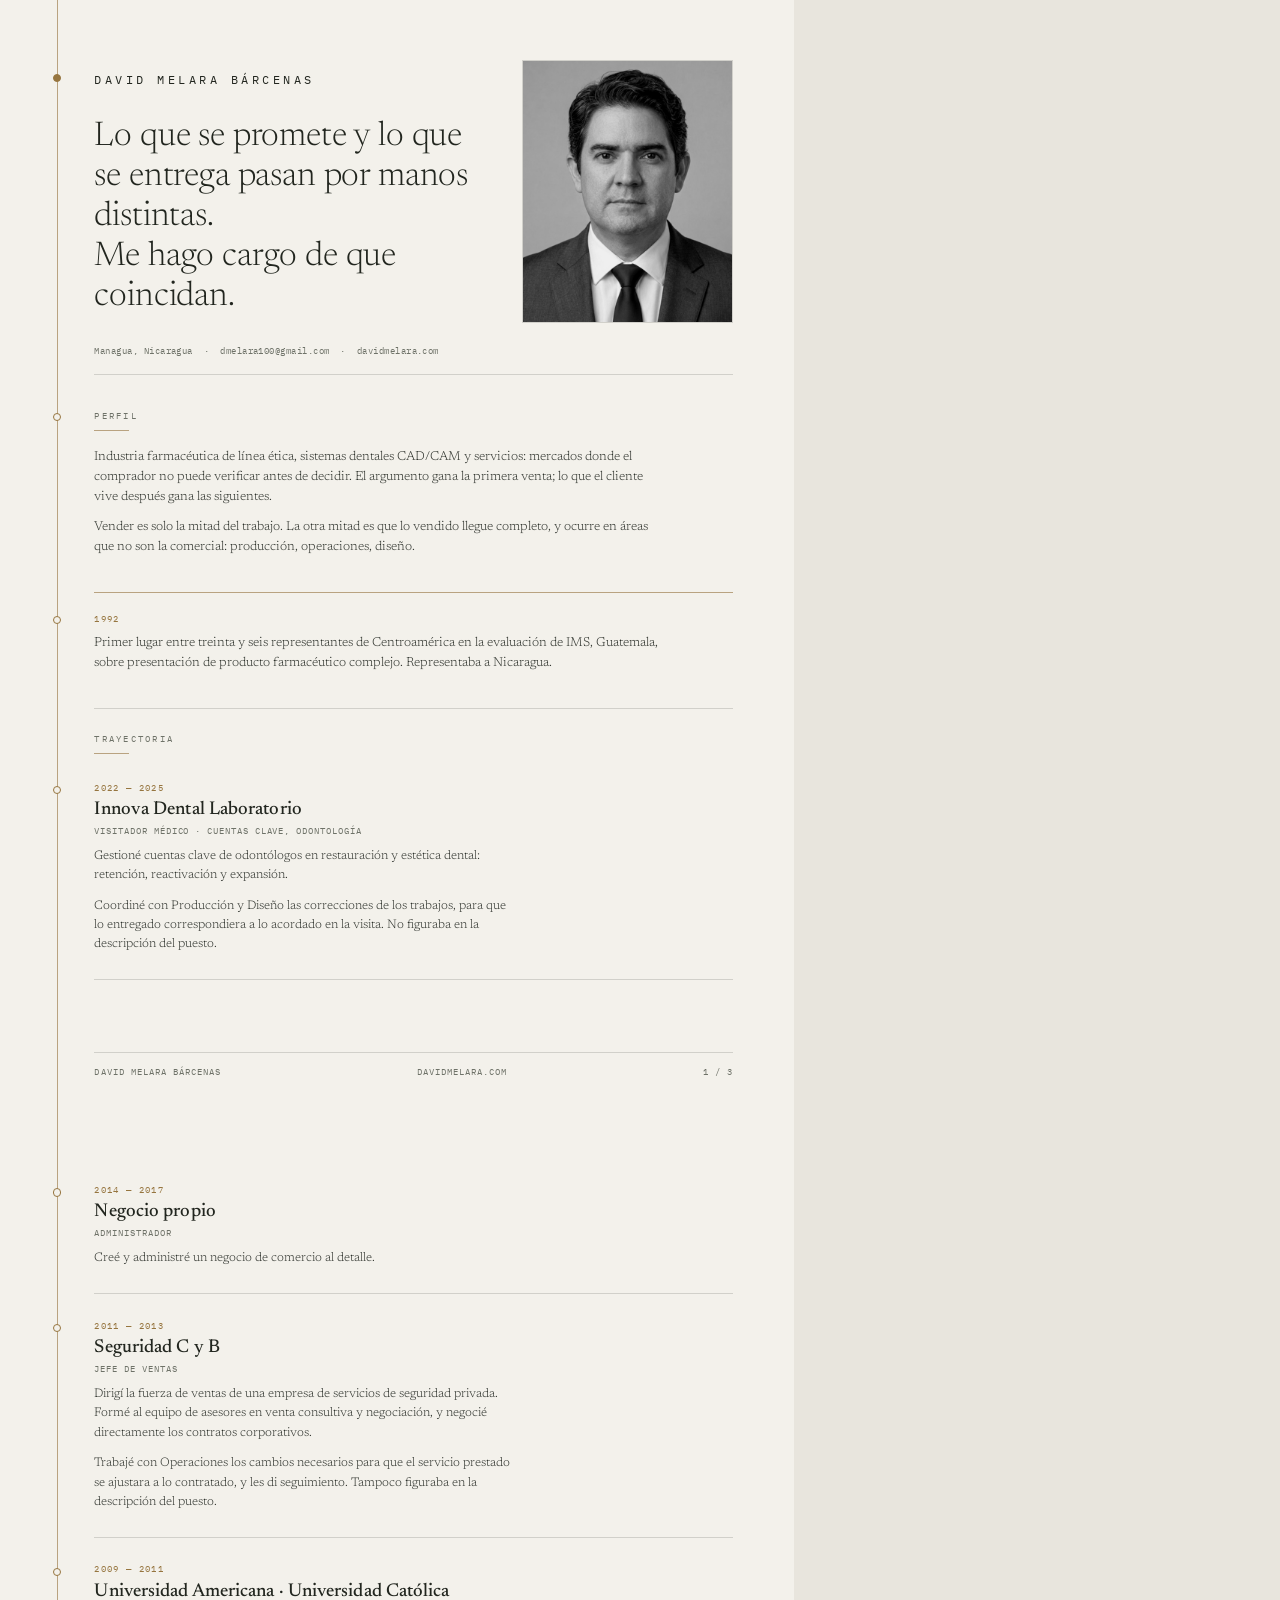
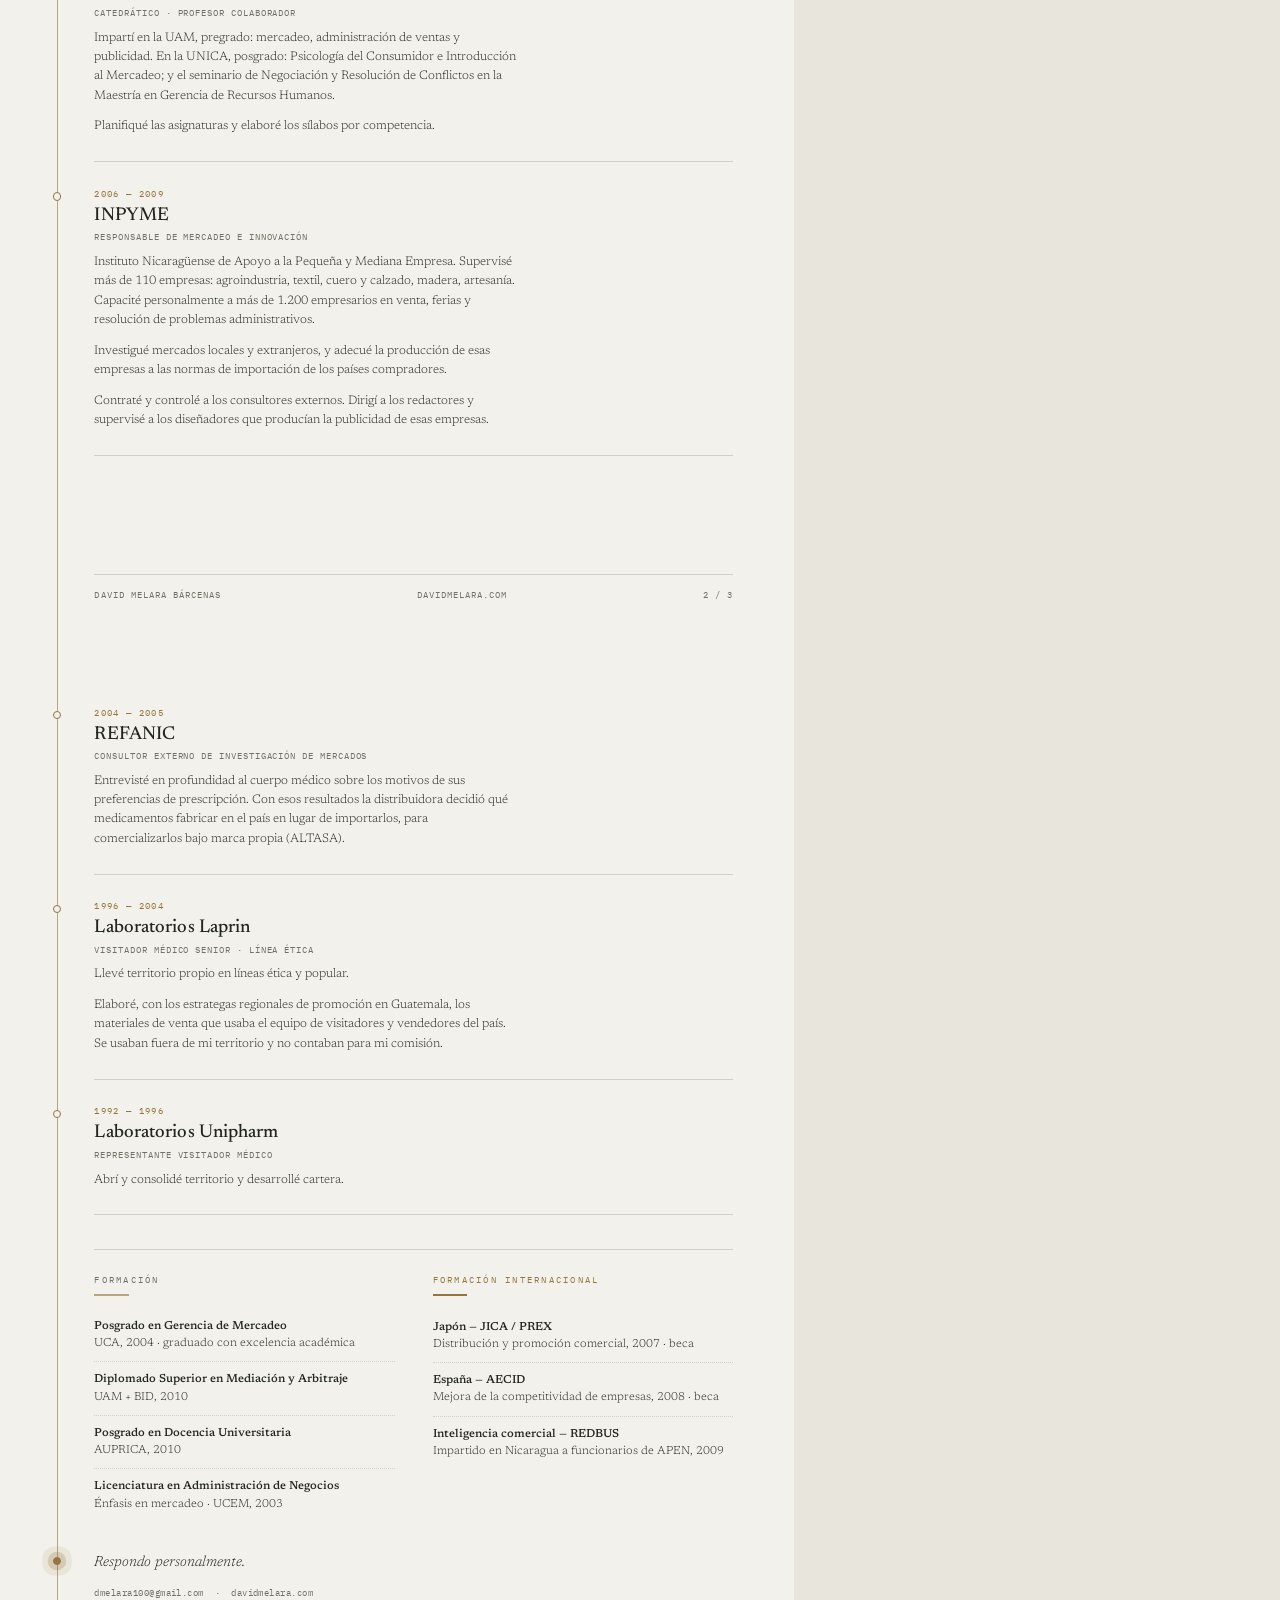
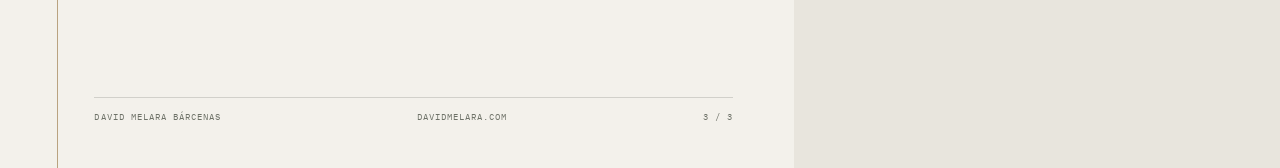
<file: cv.html>
<!DOCTYPE html>
<html lang="es">
<head>
<meta charset="UTF-8">
<meta name="viewport" content="width=device-width, initial-scale=1.0">
<title>David Melara — Currículum</title>
<meta name="description" content="Trayectoria profesional de David Melara: venta técnica y dirección comercial en industria farmacéutica, sistemas dentales CAD/CAM, desarrollo empresarial y servicios, en Nicaragua y Centroamérica.">
<link rel="canonical" href="https://davidmelara.com/cv.html">
<meta name="robots" content="index, follow, max-image-preview:large">
<meta name="author" content="David Melara">
<meta property="og:type" content="profile">
<meta property="og:title" content="David Melara — Currículum">
<meta property="og:description" content="Venta técnica y dirección comercial en industria farmacéutica, sistemas dentales CAD/CAM, desarrollo empresarial y servicios, en Nicaragua y Centroamérica.">
<meta property="og:url" content="https://davidmelara.com/cv.html">
<meta property="og:image" content="https://davidmelara.com/assets/og-image-v2.jpg">
<link rel="icon" href="/favicon.ico" sizes="any">
<link rel="icon" href="/assets/favicon.svg" type="image/svg+xml">
<link rel="stylesheet" href="cv.css">
<script type="application/ld+json">
{
  "@context": "https://schema.org",
  "@graph": [
    {
      "@type": "ProfilePage",
      "@id": "https://davidmelara.com/cv.html#profilepage",
      "url": "https://davidmelara.com/cv.html",
      "name": "David Melara — Currículum",
      "inLanguage": "es",
      "isPartOf": { "@id": "https://davidmelara.com/#website" },
      "mainEntity": { "@id": "https://davidmelara.com/#person" },
      "relatedLink": "https://davidmelara.com/assets/cv-david-melara.pdf"
    },
    {
      "@type": "Person",
      "@id": "https://davidmelara.com/#person",
      "name": "David Melara",
      "alternateName": "David Melara Bárcenas",
      "url": "https://davidmelara.com/",
      "hasOccupation": { "@type": "Occupation", "name": "Marketing estratégico · Ventas consultivas · Estrategia comercial" },
      "sameAs": [
        "https://www.linkedin.com/in/melaradavid",
        "https://x.com/DMelaraX",
        "https://www.instagram.com/davidmelara1/",
        "https://www.tiktok.com/@davidmelara400"
      ],
      "alumniOf": [
        { "@type": "CollegeOrUniversity", "name": "Universidad Centroamericana (UCA)" },
        { "@type": "EducationalOrganization", "name": "AUPRICA" },
        { "@type": "CollegeOrUniversity", "name": "Universidad Americana (UAM)" },
        { "@type": "CollegeOrUniversity", "name": "UCEM" },
        { "@type": "EducationalOrganization", "name": "JICA / PREX — Japón" },
        { "@type": "EducationalOrganization", "name": "AECID — España" },
        { "@type": "EducationalOrganization", "name": "REDBUS — España" }
      ],
      "award": "1.º lugar entre 36 representantes del área centroamericana — evaluación de IMS, Guatemala, 1992: presentación de producto farmacéutico complejo",
      "worksFor": [
        { "@type": "OrganizationRole", "startDate": "2022", "endDate": "2025", "roleName": "Visitador médico · cuentas clave (odontología)", "description": "Gestión de cuentas clave de odontólogos en restauración y estética dental: retención, reactivación y expansión. Coordinación con Producción y Diseño de las correcciones de los trabajos, para que lo entregado correspondiera a lo acordado en la visita.", "worksFor": { "@type": "Organization", "name": "Innova Dental Laboratorio" } },
        { "@type": "OrganizationRole", "startDate": "2014", "endDate": "2017", "roleName": "Administrador", "description": "Creación y administración de un negocio de comercio al detalle.", "worksFor": { "@type": "Organization", "name": "Negocio propio" } },
        { "@type": "OrganizationRole", "startDate": "2011", "endDate": "2013", "roleName": "Jefe de ventas", "description": "Dirección de la fuerza de ventas de una empresa de servicios de seguridad privada. Formación del equipo de asesores en venta consultiva y negociación, y negociación directa de los contratos corporativos. Trabajo con Operaciones sobre los cambios necesarios para que el servicio prestado se ajustara a lo contratado.", "worksFor": { "@type": "Organization", "name": "Seguridad C y B" } },
        { "@type": "OrganizationRole", "startDate": "2009", "endDate": "2011", "roleName": "Catedrático · profesor colaborador", "description": "Docencia de pregrado en la UAM (mercadeo, administración de ventas, publicidad) y de posgrado y maestría en la UNICA (Psicología del Consumidor, Introducción al Mercadeo, seminario de Negociación y Resolución de Conflictos).", "worksFor": { "@type": "CollegeOrUniversity", "name": "Universidad Americana (UAM) · Universidad Católica (UNICA)" } },
        { "@type": "OrganizationRole", "startDate": "2006", "endDate": "2009", "roleName": "Responsable de mercadeo e innovación", "description": "Supervisión de más de 110 empresas y capacitación personal de más de 1.200 empresarios en venta, ferias y resolución de problemas administrativos. Investigación de mercados locales y extranjeros y adecuación de la producción a las normas de importación de los países compradores.", "worksFor": { "@type": "GovernmentOrganization", "name": "INPYME — Instituto Nicaragüense de Apoyo a la Pequeña y Mediana Empresa" } },
        { "@type": "OrganizationRole", "startDate": "2004", "endDate": "2005", "roleName": "Consultor externo de investigación de mercados", "description": "Entrevistas en profundidad al cuerpo médico sobre los motivos de sus preferencias de prescripción. Con esos resultados la distribuidora decidió qué medicamentos fabricar en el país en lugar de importarlos, para comercializarlos bajo marca propia.", "worksFor": { "@type": "Organization", "name": "REFANIC" } },
        { "@type": "OrganizationRole", "startDate": "1996", "endDate": "2004", "roleName": "Visitador médico senior · línea ética", "description": "Territorio propio en líneas ética y popular. Elaboración, con los estrategas regionales de promoción en Guatemala, de los materiales de venta que usaba el equipo de visitadores y vendedores del país.", "worksFor": { "@type": "Organization", "name": "Laboratorios Laprin" } },
        { "@type": "OrganizationRole", "startDate": "1992", "endDate": "1996", "roleName": "Representante visitador médico", "description": "Apertura y consolidación de territorio y desarrollo de cartera.", "worksFor": { "@type": "Organization", "name": "Laboratorios Unipharm" } }
      ]
    }
  ]
}
</script>
</head>
<body>

<!-- ==================== PÁGINA 1 ==================== -->
<section class="pagina p1">
  <div class="hilo" aria-hidden="true"></div>
  <span class="nodo nodo-origen" aria-hidden="true"></span>

  <header class="cabecera">
    <div class="identidad">
      <p class="eyebrow nombre">David Melara Bárcenas</p>
      <h1>Lo que se promete y lo que se entrega pasan por manos distintas.<br>Me hago cargo de que coincidan.</h1>
    </div>
    <figure class="retrato">
      <img src="assets/retrato-bn.jpg" alt="Retrato de David Melara">
    </figure>
  </header>

  <p class="contacto-linea">Managua, Nicaragua&nbsp;&nbsp;·&nbsp;&nbsp;dmelara100@gmail.com&nbsp;&nbsp;·&nbsp;&nbsp;davidmelara.com</p>

  <div class="bloque">
    <span class="nodo"></span>
    <p class="eyebrow">Perfil</p>
    <p class="prosa">Industria farmacéutica de línea ética, sistemas dentales CAD/CAM y servicios: mercados donde el comprador no puede verificar antes de decidir. El argumento gana la primera venta; lo que el cliente vive después gana las siguientes.</p>
    <p class="prosa">Vender es solo la mitad del trabajo. La otra mitad es que lo vendido llegue completo, y ocurre en áreas que no son la comercial: producción, operaciones, diseño.</p>
  </div>

  <div class="bloque destacado-1992">
    <span class="nodo"></span>
    <p class="anios">1992</p>
    <p class="prosa">Primer lugar entre treinta y seis representantes de Centroamérica en la evaluación de IMS, Guatemala, sobre presentación de producto farmacéutico complejo. Representaba a Nicaragua.</p>
  </div>

  <main class="trayectoria">
    <p class="eyebrow titulo-seccion">Trayectoria</p>

    <article class="etapa">
      <span class="nodo"></span>
      <p class="anios">2022 — 2025</p>
      <h2>Innova Dental Laboratorio</h2>
      <p class="rol">Visitador médico · cuentas clave, odontología</p>
      <p class="prosa">Gestioné cuentas clave de odontólogos en restauración y estética dental: retención, reactivación y expansión.</p>
      <p class="prosa">Coordiné con Producción y Diseño las correcciones de los trabajos, para que lo entregado correspondiera a lo acordado en la visita. No figuraba en la descripción del puesto.</p>
    </article>

  </main>

  <footer class="pie">
    <span>David Melara Bárcenas</span>
    <span>davidmelara.com</span>
    <span>1 / 3</span>
  </footer>
</section>

<!-- ==================== PÁGINA 2 ==================== -->
<section class="pagina p2">
  <div class="hilo hilo-p2" aria-hidden="true"></div>

  <main class="trayectoria">

    <article class="etapa">
      <span class="nodo"></span>
      <p class="anios">2014 — 2017</p>
      <h2>Negocio propio</h2>
      <p class="rol">Administrador</p>
      <p class="prosa">Creé y administré un negocio de comercio al detalle.</p>
    </article>

    <article class="etapa">
      <span class="nodo"></span>
      <p class="anios">2011 — 2013</p>
      <h2>Seguridad C y B</h2>
      <p class="rol">Jefe de ventas</p>
      <p class="prosa">Dirigí la fuerza de ventas de una empresa de servicios de seguridad privada. Formé al equipo de asesores en venta consultiva y negociación, y negocié directamente los contratos corporativos.</p>
      <p class="prosa">Trabajé con Operaciones los cambios necesarios para que el servicio prestado se ajustara a lo contratado, y les di seguimiento. Tampoco figuraba en la descripción del puesto.</p>
    </article>

    <article class="etapa">
      <span class="nodo"></span>
      <p class="anios">2009 — 2011</p>
      <h2>Universidad Americana · Universidad Católica</h2>
      <p class="rol">Catedrático · profesor colaborador</p>
      <p class="prosa">Impartí en la UAM, pregrado: mercadeo, administración de ventas y publicidad. En la UNICA, posgrado: Psicología del Consumidor e Introducción al Mercadeo; y el seminario de Negociación y Resolución de Conflictos en la Maestría en Gerencia de Recursos Humanos.</p>
      <p class="prosa">Planifiqué las asignaturas y elaboré los sílabos por competencia.</p>
    </article>

    <article class="etapa">
      <span class="nodo"></span>
      <p class="anios">2006 — 2009</p>
      <h2>INPYME</h2>
      <p class="rol">Responsable de mercadeo e innovación</p>
      <p class="prosa">Instituto Nicaragüense de Apoyo a la Pequeña y Mediana Empresa. Supervisé más de 110 empresas: agroindustria, textil, cuero y calzado, madera, artesanía. Capacité personalmente a más de 1.200 empresarios en venta, ferias y resolución de problemas administrativos.</p>
      <p class="prosa">Investigué mercados locales y extranjeros, y adecué la producción de esas empresas a las normas de importación de los países compradores.</p>
      <p class="prosa">Contraté y controlé a los consultores externos. Dirigí a los redactores y supervisé a los diseñadores que producían la publicidad de esas empresas.</p>
    </article>
  </main>

  <footer class="pie">
    <span>David Melara Bárcenas</span>
    <span>davidmelara.com</span>
    <span>2 / 3</span>
  </footer>
</section>

<!-- ==================== PÁGINA 3 ==================== -->
<section class="pagina p3">
  <div class="hilo hilo-p2" aria-hidden="true"></div>

  <main class="trayectoria">

    <article class="etapa">
      <span class="nodo"></span>
      <p class="anios">2004 — 2005</p>
      <h2>REFANIC</h2>
      <p class="rol">Consultor externo de investigación de mercados</p>
      <p class="prosa">Entrevisté en profundidad al cuerpo médico sobre los motivos de sus preferencias de prescripción. Con esos resultados la distribuidora decidió qué medicamentos fabricar en el país en lugar de importarlos, para comercializarlos bajo marca propia (ALTASA).</p>
    </article>

    <article class="etapa">
      <span class="nodo"></span>
      <p class="anios">1996 — 2004</p>
      <h2>Laboratorios Laprin</h2>
      <p class="rol">Visitador médico senior · línea ética</p>
      <p class="prosa">Llevé territorio propio en líneas ética y popular.</p>
      <p class="prosa">Elaboré, con los estrategas regionales de promoción en Guatemala, los materiales de venta que usaba el equipo de visitadores y vendedores del país. Se usaban fuera de mi territorio y no contaban para mi comisión.</p>
    </article>

    <article class="etapa">
      <span class="nodo"></span>
      <p class="anios">1992 — 1996</p>
      <h2>Laboratorios Unipharm</h2>
      <p class="rol">Representante visitador médico</p>
      <p class="prosa">Abrí y consolidé territorio y desarrollé cartera.</p>
    </article>

    <div class="formacion">
      <div class="grupo">
        <p class="eyebrow">Formación</p>
        <p class="item"><strong>Posgrado en Gerencia de Mercadeo</strong><br>UCA, 2004 · graduado con excelencia académica</p>
        <p class="item"><strong>Diplomado Superior en Mediación y Arbitraje</strong><br>UAM + BID, 2010</p>
        <p class="item"><strong>Posgrado en Docencia Universitaria</strong><br>AUPRICA, 2010</p>
        <p class="item"><strong>Licenciatura en Administración de Negocios</strong><br>Énfasis en mercadeo · UCEM, 2003</p>
      </div>
      <div class="grupo">
        <p class="eyebrow destacado">Formación internacional</p>
        <p class="item"><strong>Japón — JICA / PREX</strong><br>Distribución y promoción comercial, 2007 · beca</p>
        <p class="item"><strong>España — AECID</strong><br>Mejora de la competitividad de empresas, 2008 · beca</p>
        <p class="item"><strong>Inteligencia comercial — REDBUS</strong><br>Impartido en Nicaragua a funcionarios de APEN, 2009</p>
      </div>
    </div>

    <div class="cierre">
      <span class="nodo nodo-fin"></span>
      <p class="prosa cierre-frase">Respondo personalmente.</p>
      <p class="contacto-linea">dmelara100@gmail.com&nbsp;&nbsp;·&nbsp;&nbsp;davidmelara.com</p>
    </div>
  </main>

  <footer class="pie">
    <span>David Melara Bárcenas</span>
    <span>davidmelara.com</span>
    <span>3 / 3</span>
  </footer>
</section>

</body>
</html>
</file>
<file: styles.css>
/* ==========================================================================
   davidmelara.com — hoja de estilos
   Derivada del MODELO DE LA EXPERIENCIA V1. Invariantes: lienzo, retícula,
   tipografía, estela, custodia del autor. Variables: temperatura por sección.
   ========================================================================== */

/* ---------- tipografía autohospedada (sin dependencias externas) ----------
   Newsreader variable (opsz 6–72 · wght 200–800) subconjunto latino en WOFF2.
   Elimina el CSS render-blocking de Google Fonts y la fuga de datos a terceros. */
@font-face{
  font-family:'Newsreader';
  src:url('fonts/Newsreader-var.woff2') format('woff2');
  font-weight:200 800;font-style:normal;font-display:swap;
}
@font-face{
  font-family:'Newsreader';
  src:url('fonts/Newsreader-Italic-var.woff2') format('woff2');
  font-weight:200 800;font-style:italic;font-display:swap;
}
@font-face{
  font-family:'IBM Plex Mono';
  src:url('fonts/IBMPlexMono-Regular.woff2') format('woff2');
  font-weight:400;font-style:normal;font-display:swap;
}
@font-face{
  font-family:'IBM Plex Mono';
  src:url('fonts/IBMPlexMono-Medium.woff2') format('woff2');
  font-weight:500;font-style:normal;font-display:swap;
}

:root{
  --tinta:#101312;            /* lienzo único de todo el recorrido */
  --hueso:#EAE7DF;            /* texto primario */
  --cuerpo:#CFCCC3;           /* prosa narrativa: hueso atenuado, entre hueso y niebla */
  --niebla:#9CA29B;           /* texto secundario */
  --hilo:#B99B6B;             /* estela: memoria del sistema */
  --hilo-tenue:rgba(185,155,107,.55);
  --linea:rgba(234,231,223,.14);

  /* temperaturas (una lámpara por registro) */
  --t-hero:#5E6D78;           /* el fenómeno, nombrado: acero frío */
  --t-introduccion:#5C6F66;   /* se delimita el territorio: sereno */
  --t-idea:#6B6551;           /* la proposición: neutra cálida */
  --t-mecanismo:#46545F;      /* la lógica del problema: el más frío */
  --t-framework:#7A6B4F;      /* el marco: operativo, templado */
  --t-tecnologia:#89704A;     /* el instrumento: entre el marco y el cierre */
  --t-contacto:#996F3D;       /* cercano: el más cálido */

  --serif:'Newsreader',Georgia,serif;
  --mono:'IBM Plex Mono',monospace;

  --margen:clamp(20px,6vw,96px);
  --carril:clamp(16px,6vw,88px);   /* carril de la estela */

  /* ---------- las cuatro voces ----------
     Declarar se congela hacia arriba: su tamaño lo fija la composición.
     Leer crece sin detenerse: es la única voz con argumento físico —a más pantalla,
     más distancia de lectura—. Afirmar se cuelga de la voz de lectura como múltiplo,
     para que el intervalo sea estructural y no coincidencia. Orientar apenas crece:
     una etiqueta que crece deja de ser mobiliario.
     La pendiente de lectura es 0.36vw: 19px a 1440, 20.7 a 1920, 23 a 2560. Antes el
     techo caía en 19px a 1408px, de modo que en cualquier monitor la obra dejaba de
     crecer y solo aumentaba el margen muerto —104px por lado a 1408, 680px a 2560—. */
  --voz-lectura:clamp(17px,0.36vw + 13.8px,23px);
  --voz-rotulo:clamp(11px,0.09vw + 9.7px,12px);

  /* En em y no en ch: `ch` es el avance de la cifra cero, así que la misma declaración
     daba 691px en Newsreader, 752 con opsz 12 y 770 en Georgia. Una medida que cambia
     sola al cambiar la letra no es una medida. 27.5em son ~60 caracteres reales a
     cualquier tamaño: el recuento es la constante y el ancho, la consecuencia. */
  --medida:27.5em;
}

*{margin:0;padding:0;box-sizing:border-box}
html{scroll-behavior:smooth}
@media (prefers-reduced-motion: reduce){ html{scroll-behavior:auto} }

/* Peso 350 y no 300: a tamaño de lectura sobre lienzo oscuro el 300 produce un asta de
   1px que es casi toda cobertura parcial, y el trazo mediano da 8.80:1 cuando el CSS
   declara 11.64:1. No es gusto: es que 300 no llega a pintar. Y no 400, que dejaría el
   cuerpo más pesado que las voces que lo encabezan.
   Interlineado 1.6 y no 1.72: a 60 caracteres la línea es corta y no pide tanto aire.
   Sube gratis la relación hueco-de-párrafo sobre línea, de 0.78 a 0.84, sin tocar `p + p`. */
body{
  background:var(--tinta);
  color:var(--hueso);
  font-family:var(--serif);
  font-size:var(--voz-lectura);
  line-height:1.6;
  font-weight:350;
  -webkit-font-smoothing:antialiased;
  overflow-x:hidden;
}

::selection{background:var(--hilo);color:var(--tinta)}
a{color:var(--hueso)}
:focus-visible{outline:1.5px solid var(--hilo);outline-offset:4px}

.skip{position:absolute;left:-999px;top:8px;background:var(--hueso);color:var(--tinta);
  padding:8px 14px;font-family:var(--mono);font-size:12px;z-index:10000}
.skip:focus{left:8px}

.marco{max-width:1200px;margin:0 auto;padding:0 var(--margen) 0 calc(var(--carril) + clamp(24px,4vw,72px))}
/* .marco-lectura se retiró: la medida vive en .cuerpo, así que todas las secciones usan
   el mismo contenedor y arrancan en el mismo borde izquierdo. Un solo margen izquierdo en
   todo el documento, y la distancia del carril de la estela al texto queda constante. */

/* ---------- tipografía de sistema ---------- */
/* Los seis rótulos de sección son los únicos h2 del documento —MC v7.1 §4.4: un
   encabezado de primer orden y seis de segundo, ningún otro—. Orientan, no se leen:
   de ahí el mono, el tracking amplio y Niebla, y de ahí que crezcan un solo píxel
   entre un portátil y un monitor de 27". */
.eyebrow{font-family:var(--mono);font-size:var(--voz-rotulo);letter-spacing:.22em;
  text-transform:uppercase;color:var(--niebla);font-weight:400;line-height:1.72}
.eyebrow-seccion{margin-bottom:clamp(28px,4vh,44px)}
.eyebrow-seccion::after{content:"";display:block;width:34px;height:1px;background:var(--hilo-tenue);margin-top:12px}

/* 88px era un tamaño que la retícula no podía sostener: la columna del hero está
   topada en ~510px por el marco de 1200, y «Una promesa comercial» ocupa 9.85px
   por cada px de cuerpo, así que a 88px el pareado se rompía en cinco líneas y
   la más larga entraba 31px dentro del retrato. 58px es el mayor cuerpo que la
   retícula sostiene con dos líneas por oración, ya con la columna ensanchada
   (ver .hero-cuerpo): a 64px hacían falta 630px de medida y solo hay 592. */
h1{font-weight:300;font-size:clamp(42px,5.2vw,58px);line-height:1.04;letter-spacing:-.015em;
  font-variation-settings:'opsz' 72}
/* Sin usuarios propios: los seis h2 del documento llevan .eyebrow y la anulan. Se
   conserva por si un h2 apareciera sin rótulo. */
h2{font-weight:400;font-size:clamp(20px,2vw,24px);line-height:1.25;letter-spacing:.01em}

p + p{margin-top:1.35em}
/* Sin color propio: MC v7.1 §4.7 compone once extranjerismos en cursiva, y llevarlos
   todos a Hueso los convertiría en énfasis. La cursiva ya es la marca. */
em{font-style:italic}
strong{font-weight:500}

/* N4 · enunciado en peso fuerte. Dos usuarios y solo dos, según MC v7.1 §4.1: la apertura
   del capítulo 2 y la línea «Los cuatro momentos de una promesa.». No es encabezado, así
   que no cambia de tamaño ni de familia: pertenece al párrafo y lo abre desde dentro. */
.enunciado{font-weight:500;color:var(--hueso)}

/* N6 · cuerpo. La medida se declara aquí, sobre el texto, y nunca sobre el contenedor:
   un contenedor centrado que se angosta desplaza el borde izquierdo de la columna. */
.cuerpo{color:var(--cuerpo);max-width:var(--medida)}

/* ---------- estela: esqueleto y memoria ----------
   El SVG ya no es el fenómeno: es la trayectoria (invisible como objeto)
   y la memoria de lo recorrido, asentada, más tenue, historia.
   El presente —la energía— vive en el lienzo #energia. */
#estela{position:absolute;top:0;left:0;width:100%;z-index:1;pointer-events:none}

#estela-residuo path{stroke:url(#estela-grad);stroke-linecap:round}
.e-nucleo{stroke-width:1;opacity:.55}
.e-halo{stroke-width:4;opacity:.09}
.e-resplandor{stroke-width:11;opacity:.035}

#energia{position:fixed;inset:0;z-index:1;pointer-events:none}

#estela-origen-halo{opacity:.4}
#estela-fin-halo{opacity:0;transition:opacity 2.4s ease}
#estela-fin-halo.entregado{opacity:.8}

#estela-nodos circle{fill:var(--tinta);stroke:var(--hilo-tenue);stroke-width:1;
  transition:fill .8s ease,stroke .8s ease}
#estela-nodos circle.encendido{fill:#D8B98A;stroke:#D8B98A}
#estela-nodos circle.terminal{stroke-width:1.5}
.anclaje{display:block;width:1px;height:1px}

/* ---------- momentos (avance, no scroll) ---------- */
/* El índice acompaña al marco, no al lector. Antes estaba presente desde la primera pantalla
   y nombraba cuatro momentos que el lector todavía no había conocido: era el índice de un
   capítulo que no había empezado, y su permanencia es lo que lo hacía leer como interfaz y no
   como publicación —un elemento que no se va es cromo—. Ahora entra cuando el marco alcanza
   la banda de lectura y se retira cuando queda atrás. Ni su forma, ni su tamaño, ni sus
   valores de contraste, ni su estado activo cambian: solo su presencia.
   La entrada es lenta y por opacidad a propósito: algo que aparece llama más la atención que
   algo que siempre estuvo, así que la transición tiene que ser más discreta que el elemento. */
#momentos{position:fixed;right:clamp(14px,2.4vw,32px);top:50%;transform:translateY(-50%);
  display:flex;flex-direction:column;gap:26px;z-index:10;
  opacity:0;pointer-events:none;transition:opacity .7s ease}
html.marco-a-la-vista #momentos{opacity:1}
/* .42 daba 2.24:1 sobre el lienzo: texto real por debajo del mínimo AA (4.5:1)
   y punto por debajo del mínimo de componente (3:1). .78 = 4.80:1. El estado
   activo sigue distinguiéndose por color (oro, 7.09:1) y por el punto relleno. */
.momento{font-family:var(--mono);font-size:clamp(10px,0.09vw + 8.7px,11px);letter-spacing:.18em;text-transform:uppercase;
  color:rgba(156,162,155,.90);text-align:right;position:relative;padding-right:16px;
  transition:color .5s ease}
.momento::after{content:"";position:absolute;right:0;top:50%;transform:translateY(-50%);
  width:5px;height:5px;border-radius:50%;border:1px solid rgba(156,162,155,.90);transition:all .5s ease}
.momento.activo{color:var(--hilo)}
.momento.activo::after{background:var(--hilo);border-color:var(--hilo)}
/* Por debajo de 1340px no hay margen libre para el índice: el retrato lo alcanza
   (-24px a 1280) y quedaría sobre la fotografía, con contraste impredecible.
   Los cuatro h3 del marco llevan la misma información en el cuerpo del texto. */
@media(max-width:1339px){#momentos{display:none}}

/* ---------- secciones: un lienzo, siete temperaturas ---------- */
.sec{position:relative;z-index:2;padding:clamp(72px,12vh,140px) 0}
.sec::before{content:"";position:absolute;inset:0;z-index:-1;pointer-events:none;
  opacity:.10;transition:opacity 1.2s ease;
  background:radial-gradient(ellipse 70% 55% at var(--foco,30% 40%),var(--lampara),transparent 70%)}
.sec.activa::before{opacity:.20}

.hero{--lampara:var(--t-hero);--foco:68% 42%}
.introduccion{--lampara:var(--t-introduccion);--foco:60% 30%}
.idea{--lampara:var(--t-idea);--foco:34% 42%}
.mecanismo{--lampara:var(--t-mecanismo);--foco:30% 40%}
.framework{--lampara:var(--t-framework);--foco:58% 38%}
.tecnologia{--lampara:var(--t-tecnologia);--foco:64% 40%}
.contacto{--lampara:var(--t-contacto);--foco:42% 46%}

/* ---------- costuras: el silencio con dueño ---------- */
/* --espina: el eje único del trazo. Antes las costuras se anclaban a --carril,
   que está fijado al borde del viewport, mientras las unidades del marco se
   anclan al contenido. A 1900px eso son 415px de separación y el trazo salía
   disparado al margen y volvía, seis veces. La fórmula reproduce exactamente
   dónde empieza el contenido: borde del marco centrado (tope 1200) + carril.
   Se usa 100% y no 100vw para no contar la barra de desplazamiento. */
.costura{position:relative;z-index:2;height:clamp(140px,26vh,300px);
  display:flex;align-items:center;justify-content:center;
  --espina:calc(max(0px,(100% - 1200px)/2) + var(--carril))}
.costura .anclaje{position:absolute;top:50%}
/* el latido del trazo: ±30px alrededor de la espina, no ±365 */
.costura .anclaje[data-estela="izq"]{left:calc(var(--espina) - 22px)}
.costura .anclaje[data-estela="der"]{left:calc(var(--espina) + 30px)}
.costura .anclaje[data-estela="lane"]{left:var(--espina)}

/* ---------- revelado direccional (avance) ---------- */
[data-motion="on"] .revela{opacity:0;transform:translateY(18px);
  transition:opacity .9s ease,transform .9s ease}
[data-motion="on"] .revela.visible{opacity:1;transform:none}

/* ---------- HERO ---------- */
.hero{min-height:100svh;display:flex;align-items:center;padding-top:clamp(48px,8vh,96px)}
.hero .marco{width:100%}
.hero-cabecera{margin-bottom:clamp(44px,9vh,112px)}
/* logotipo GOLD: identidad principal, SVG vectorial, escala editorial */
.hero-logo{display:block;width:auto;height:clamp(46px,6.4vw,74px);
  filter:drop-shadow(0 1px 24px rgba(200,161,90,.14))}
/* El marco se topa en 1200px, pero por encima de ese ancho sobra margen a los
   lados que el hero no aprovecha. Se extiende solo hacia la derecha —el borde
   izquierdo no se mueve, o el carril de la estela dejaría de alinear con las
   secciones siguientes—. El tope de 280px deja aire antes del índice lateral. */
.hero-cuerpo{display:grid;grid-template-columns:minmax(0,1.15fr) minmax(280px,.85fr);
  gap:clamp(24px,4vw,56px);align-items:end;
  margin-right:calc(-1 * min(max(0px,(100vw - 1200px)/2 - 158px),260px))}
/* el titular nunca debe alcanzar la sangría del retrato */
.hero-texto{position:relative;z-index:3;padding-bottom:clamp(24px,6vh,64px);
  padding-right:clamp(0px,1.8vw,36px)}
/* La medida fija dónde parte el titular. En ch, porque escala con el cuerpo y la
   proporción se mantiene a cualquier tamaño. «La continuidad» mide 10.5ch y «La
   continuidad de la», 14.1ch: por encima de esa segunda cifra el corte deja el
   artículo colgando y «promesa.» sola. 12ch cae en medio de la banda y parte
   donde debe —«La continuidad / de la promesa.»—, con las dos líneas parejas. */
.hero h1{margin-bottom:.55em;max-width:12ch}
/* N0 · barra de estado. Pertenece a la obra, no a la interfaz, pero su función es
   orientar: nombra el marco antes de que el título nombre el fenómeno. De ahí el mono
   y el tracking amplio, y de ahí que crezca un píxel y no cuatro. En minúscula porque
   así se compone en el manuscrito; el punto medio es U+00B7 con el mismo espaciado que
   la línea de firma. */
.barra-estado{font-family:var(--mono);font-size:var(--voz-rotulo);letter-spacing:.22em;
  color:var(--niebla);font-weight:400;line-height:1.72;margin-bottom:clamp(16px,2.5vh,28px)}

/* N2 · subtítulo. Es la única voz del hero que conserva Niebla, y lo conserva porque
   no es lectura sostenida: se lee una vez y tiene encima un titular en Hueso que
   arrastra el ojo. Peso 300 porque la densidad solo es obligatoria donde hay fatiga
   acumulada, y aquí no la hay. Crece atado a la voz de lectura, con tope propio. */
.posicionamiento{font-size:min(calc(var(--voz-lectura) * 1.15),24px);line-height:1.5;
  font-weight:300;color:var(--niebla);max-width:38ch}
/* La entrada a la obra es una invitación, no una llamada a la acción: un ensayo
   no tiene botones. El subrayado a .62 es la única afordancia y da 3.4:1. */
.hero-enlace{margin-top:clamp(28px,5vh,48px)}
/* Orienta, pero de una clase distinta al resto del mobiliario: es la única acción de la
   obra. De ahí Hueso y no Niebla — lo que orienta informando se retira, lo que orienta
   invitando tiene que encontrarse. */
.hero-enlace a{font-family:var(--mono);font-size:clamp(12px,0.09vw + 10.7px,13px);
  letter-spacing:.16em;text-transform:uppercase;text-decoration:none;color:var(--hueso);
  border-bottom:1px solid rgba(185,155,107,.62);padding-bottom:6px;
  transition:color .3s,border-color .3s}
.hero-enlace a:hover{color:var(--hilo);border-color:var(--hilo)}
/* .hero-nota se retiró: en MC v7.1 su texto abre la Introducción como párrafo de cuerpo. */

/* ---------- retratos: la autoría ---------- */
.retrato{position:relative;margin:0;background:#161917;border:1px solid var(--linea)}
.retrato picture{display:block;width:100%;height:100%}
.retrato img{display:block;width:100%;height:100%;object-fit:cover;
  filter:grayscale(1) contrast(1.08) brightness(.94)}
.retrato.sin-imagen img{display:none}
.retrato.sin-imagen::after{content:"D M";position:absolute;inset:0;display:flex;
  align-items:center;justify-content:center;font-family:var(--serif);font-weight:300;
  font-size:clamp(40px,5vw,72px);letter-spacing:.3em;color:rgba(234,231,223,.22)}
/* la sangría hacia el centro se conserva, pero -6vw metía el retrato hasta 90px
   dentro de la columna de texto y dejaba el titular a 14px de la imagen */
/* 72vh dejaba el hero en 1000px sobre un viewport de 900 y cortaba la nota de
   apertura 10px por debajo del pliegue. El retrato es el consumidor dominante:
   a 66vh son 594px y la nota cierra en 838, con 62px de holgura. Sigue siendo el
   elemento mayor de la pantalla —66% del alto— y la jerarquía no se mueve. */
.retrato-hero{height:clamp(360px,66vh,620px);margin-left:clamp(-64px,-4.2vw,-24px)}
/* El sujeto es el rostro. En móvil la caja se vuelve apaisada y `cover` recorta
   142 px de alto; centrado se llevaba 71 px de arriba, es decir, la cabeza por
   encima de la frente y el candelabro entero. Anclado arriba, el recorte sale
   íntegro de la parte baja —la mesa— y los ojos quedan al 36% del encuadre.
   En escritorio la caja es más alta que ancha, el recorte es horizontal y este
   valor no tiene efecto. */
.retrato-hero img{object-position:50% 0%}
.retrato-hero .anclaje{position:absolute;left:0;bottom:22%}
.retrato-contacto{width:clamp(180px,22vw,240px);height:clamp(220px,28vw,300px);flex-shrink:0}
/* el trazo termina en el borde izquierdo del retrato, a media altura: llega a él
   sin montársele encima. El 30% anterior era una fracción del ancho de la foto,
   es decir, un punto arbitrario sobre la imagen. */
.retrato-contacto .anclaje{position:absolute;left:0;top:50%}

/* ---------- FILETE DEL UMBRAL ----------
   El único filete del flujo del manuscrito, y su única marca de entrada (MC v7.1 §4.3).
   El umbral no lleva título, ni numeración, ni rótulo, ni id: no es direccionable, no
   genera ancla y no figura en el índice. No hay marca de salida: la cierra «1 · Idea».
   56px de ancho —el centro de la banda 48–72—, 1px, centrado en la columna de lectura y
   en el tono de línea del sistema, que es el bajo contraste que pide la especificación.
   El aire a cada lado es superior al interlineado de párrafo (30px) e inferior al espacio
   de sección (86px), como exige §4.3. */
.filete-umbral{border:0;height:1px;width:56px;background:var(--linea);
  max-width:var(--medida);margin:clamp(40px,5vh,64px) auto}
/* El axioma dejó de ser un bloque independiente: en MC v7.1 es el último párrafo de la
   Introducción, en nivel N6, inmediatamente antes del filete del umbral. La tabla 4.1 no
   le asigna nivel propio, así que se compone como cuerpo y sus reglas se retiran. */

/* ---------- EL MARCO: los cuatro momentos ----------
   Cada unidad afirma una condición del flujo. No nombra disciplinas ni servicios:
   si de una unidad se dedujera qué se le contrataría al autor, estaría mal escrita. */
.momentos-lista{list-style:none;margin-top:clamp(40px,7vh,72px)}
.momento-unidad{position:relative;padding:clamp(28px,4.5vh,44px) 0;
  border-top:1px solid var(--linea)}
.momento-unidad:last-of-type{border-bottom:1px solid var(--linea)}
.anclaje-mom{position:absolute;left:calc(-1 * clamp(24px,4vw,72px));top:1.4em}

/* N5 · párrafo mixto (MC v7.1 §4.1): rótulo en peso fuerte, glosa en cursiva, y no es
   encabezado. Ya no hay h3 en el documento: el esquema queda en un h1 y seis h2.
   El rótulo y la glosa comparten paso, línea y párrafo; se distinguen por peso, estilo y
   color, no por escala — que es lo que pide un rótulo de glosario y no un titular.
   El guion va en el marcado y no en un ::before: el texto extraído debe leerse
   «1. Nace — la fecha se da contra un estándar…» idéntico en todos los anchos. */
.momento-titular{max-width:var(--medida)}
.momento-nombre{font-weight:500;color:var(--hueso)}
.momento-condicion{color:var(--niebla);font-style:italic;font-weight:350}
.momento-unidad .cuerpo{margin-top:.85em}

/* ---------- CONTACTO: la entrega ---------- */
.contacto{padding-bottom:clamp(100px,16vh,180px)}
/* Mismo motivo que .marco-lectura: el max-width angostaba el contenedor centrado y metía
   el retrato 44px hacia dentro, de modo que el cierre añadía un cuarto margen izquierdo.
   Sin él, el retrato aterriza en el borde canónico de la obra y el texto se compone a su
   derecha —una plancha al margen con el texto al lado, que es la disposición editorial
   normal—. La medida del texto ya la gobierna .contacto-texto (52ch). */
.marco-contacto{display:flex;gap:clamp(28px,5vw,64px);align-items:flex-start}
/* 62ch y no 52: la acreditación bajo la firma pide 630px en una línea y a 52ch el bloque
   se topaba en 544, así que partía en tres con un separador colgando al final de la primera
   y «Gestión comercial y operativa» seccionado entre la segunda y la tercera. A la derecha
   del retrato hay 752px libres, de modo que la línea entra completa y sobran 112. La medida
   de lectura no se toca: la afirmación conserva su propio tope de 34ch. */
.contacto-texto{max-width:62ch;min-width:0}
/* La firma cierra la obra. El lector llega aquí conociendo ya el modelo, así
   que el nombre no presenta: acredita. Por eso va después y no antes. */
/* No es encabezado ni es cuerpo: el lector llega conociendo el modelo, así que el nombre
   no presenta, acredita. Peso 400 con tracking mínimo positivo, que es lo que da a un
   nombre propio la cualidad de sello. Y crece atado a la voz de lectura por una razon que
   no es estetica: si el cuerpo llega a 23px y la firma se queda en 22, el nombre del autor
   queda por debajo de su propia prosa. */
.firma{margin-top:clamp(28px,4vh,44px);padding-top:clamp(20px,3vh,32px);
  border-top:1px solid var(--linea);font-family:var(--serif);font-weight:400;
  font-size:min(calc(var(--voz-lectura) * 1.15),26px);color:var(--hueso);letter-spacing:.01em}
/* Sin tope propio: el `max-width:34ch` heredado valía 245px a 12px de mono —no 34 caracteres
   de lectura, sino un tercio de la cadena— y era la restricción real que partía la
   acreditación en tres líneas, con un separador colgando al final de la primera y «Gestión
   comercial y operativa» seccionado entre la segunda y la tercera. La cadena pide 630px y
   .contacto-texto (62ch) ya los concede. En pantallas estrechas vuelve a partir, y ahí
   parte por separador, que es donde debe. La cadena literal no se toca. */
.firma-oficio{margin-top:.5em;font-family:var(--mono);font-size:clamp(12px,0.09vw + 10.7px,13px);
  letter-spacing:.11em;text-transform:uppercase;color:var(--niebla);line-height:1.7;
  /* En una línea a 1440 no hace nada. Por debajo evita las dos faltas a la vez: sin `pretty`
     quedaba «operativa» sola; con `balance` el corte cae en separador a 900 pero a 375
     devuelve el separador colgante. `pretty` no falla en ninguno de los tres anchos. */
  text-wrap:pretty}
/* flex + wrap: el marcado no deja espacios entre enlace y separador, así que la
   línea era un solo bloque inline de 399 px. En móvil desbordaba el marco y
   «Currículum» quedaba recortado por overflow-x:hidden. El gap reproduce
   exactamente los 14 px que daba el margen del separador. */
/* MC v7.1 la sitúa tras la acreditación: es prosa, no etiqueta, así que va en voz de
   lectura y con su medida. */
.linea-profesional{margin-top:1.5em}
/* Van en Hueso y no en Niebla por la misma razón que el enlace de entrada: son acciones,
   y lo que orienta invitando tiene que encontrarse. */
.contacto-vias{margin-top:1.8em;font-family:var(--mono);font-size:clamp(13px,0.09vw + 11.7px,14px);letter-spacing:.06em;
  display:flex;flex-wrap:wrap;align-items:baseline;gap:.55em 14px}
/* el enlace comparte color exacto con el texto vecino, así que el subrayado es
   lo único que lo identifica: necesita 3:1. --hilo-tenue (.55) daba 2.96. */
.contacto-vias a{text-decoration:none;border-bottom:1px solid rgba(185,155,107,.62);
  padding-bottom:3px;transition:color .3s,border-color .3s}
.contacto-vias a:hover{color:var(--hilo);border-color:var(--hilo)}
.contacto-vias .sep{color:var(--niebla)}

/* ---------- pie ---------- */
.pie{position:relative;z-index:2;border-top:1px solid var(--linea);padding:28px 0 40px}
.pie .eyebrow{letter-spacing:.14em}

/* ---------- intro: umbral de marca (cuatro tiempos + disolución) ----------
   La M llega · ocupa su sitio dentro de la palabra · el nombre se despliega ·
   reposa. Una sola marca, no dos: el trazado de .im-m es idéntico carácter por
   carácter al de la M del logotipo, así que no hay fundido cruzado que fingir.
   Antes eran dos elementos apilados solapándose 360 ms —el 46% de la secuencia—:
   llamaban a la puerta y aparecía sentado, sin verlo entrar. */
.intro-off #intro{display:none!important}
#intro{position:fixed;inset:0;z-index:9999;
  display:flex;align-items:center;justify-content:center;
  opacity:1;transition:opacity .5s ease}
/* el velo vive en su propia capa: así puede disolverse sin arrastrar la marca,
   que en el quinto tiempo tiene que seguir opaca mientras viaja al hero */
#intro::before{content:"";position:absolute;inset:0;background:var(--tinta);
  transition:opacity .45s ease}
#intro.despeja::before{opacity:0}
#intro.despeja{pointer-events:none}
#intro.intro-done{opacity:0;pointer-events:none}
.intro-mark{position:relative;display:flex;align-items:center;justify-content:center}
/* overflow visible: en el primer tiempo la M se dibuja al doble, fuera de la caja.
   El drop-shadow replica el del logotipo del hero para que el relevo sea exacto. */
.intro-svg{width:clamp(148px,19vw,224px);height:auto;overflow:visible;
  filter:drop-shadow(0 1px 24px rgba(200,161,90,.14));
  transform-origin:50% 50%;
  transition:transform .52s cubic-bezier(.22,.61,.36,1)}
/* el hueco del logotipo del hero espera vacío mientras la marca viaja hacia él */
.intro-activo .hero-logo{opacity:0}
/* El hero no se revela bajo el umbral: se muestra ya asentado. No es una pérdida
   —esa animación siempre ocurrió bajo un velo opaco y nadie la vio— y es condición
   del corte por coincidencia: el revelado desplaza la cabecera 18px y el destino
   seguía moviéndose mientras se medía, con lo que la marca aterrizaba 6px baja. */
html.intro-activo .hero .revela{opacity:1;transform:none;transition:none}

/* translate(0,-197.5) scale(2) sitúa el centro geométrico de la M exactamente en
   el centro del viewBox, que es donde acabará el centro del logotipo completo.
   Por eso no hay descentrado en ningún tiempo: el eje óptico no se mueve.
   (Antes el isotipo a opacidad 0 seguía reservando su caja en el flujo flex y
   empujaba el logotipo 41 px bajo el centro.) */
.im-todo{transform-box:view-box;transform-origin:0 0;
  transform:translate(0px,-197.5px) scale(2)}
.im-m{transform-box:view-box;transform-origin:0 0;opacity:0}
.im-letra{transform-box:view-box;transform-origin:0 0;opacity:0}

#intro.playing .im-m{animation:m-llega .38s cubic-bezier(.22,.61,.36,1) forwards}
#intro.playing .im-todo{animation:m-asienta .20s cubic-bezier(.22,.61,.36,1) .38s forwards}
#intro.playing .im-letra{animation:letra-llega .20s cubic-bezier(.22,.61,.36,1) forwards}
#intro.playing .im-letra:nth-child(1){animation-delay:.58s}
#intro.playing .im-letra:nth-child(2){animation-delay:.615s}
#intro.playing .im-letra:nth-child(3){animation-delay:.65s}
#intro.playing .im-letra:nth-child(4){animation-delay:.685s}
#intro.playing .im-letra:nth-child(5){animation-delay:.72s}
/* el nombre queda completo a los 920 ms y end() dispara a 1200: 280 ms de reposo.
   Antes la opacidad llegaba a 1.000 en el mismo instante en que empezaba a irse. */

@keyframes m-llega{
  0%{opacity:0;transform:translate(0px,14px)}
  100%{opacity:1;transform:translate(0px,0px)}
}
@keyframes m-asienta{
  from{transform:translate(0px,-197.5px) scale(2)}
  to{transform:translate(0px,0px) scale(1)}
}
@keyframes letra-llega{
  0%{opacity:0;transform:translate(-16px,0px)}
  100%{opacity:1;transform:translate(0px,0px)}
}

/* Sin movimiento: el logotipo completo, quieto y visible. La regla no puede
   depender de .playing, que la rama de movimiento reducido nunca añade. */
@media (prefers-reduced-motion: reduce){
  #intro{transition:opacity .2s ease}
  #intro .im-todo{transform:none;animation:none}
  #intro .im-m,#intro .im-letra{opacity:1;animation:none}
}

/* ---------- responsive ---------- */

/* Pantallas anchas y bajas (16:9 de portátil). La escala del titular se indexa
   al ancho, pero el pliegue es de altura: sin esto, a 1366×768 los CTA quedan
   123 px por debajo y la línea de posicionamiento se corta a mitad de oración. */
@media (min-width:901px) and (max-height:1040px){
  .hero{padding-top:clamp(28px,4vh,48px)}
  /* 3.4vw, no un tope fijo: en pantallas bajas la columna tampoco crece, así que
     el cuerpo debe seguir al ancho o el pareado vuelve a partirse en cinco */
  .hero h1{font-size:clamp(38px,3.4vw,56px)}
  .hero-cabecera{margin-bottom:clamp(26px,5vh,56px)}
  .hero-logo{height:clamp(40px,5vw,56px)}
  .hero-enlace{margin-top:clamp(18px,3vh,28px)}
  .hero-texto{padding-bottom:clamp(12px,3vh,32px)}
}

@media(max-width:900px){
  .hero-cuerpo{grid-template-columns:1fr;align-items:start}
  /* 52vh dejaba el titular partido por el pliegue (h1 de 647 a 861 en 375×812).
     Con 34vh el pareado cierra completo y la línea de posicionamiento entra
     entera en la primera pantalla, sin reordenar el retrato. */
  /* 34vh volvió a cortar la apertura por el pliegue cuando el texto del hero
     creció en la reescritura editorial: terminaba en 829 sobre un pliegue de 812. */
  .retrato-hero{order:-1;height:clamp(220px,30vh,320px);margin-left:0;max-width:420px}
  .hero{min-height:auto;padding-top:clamp(48px,6vh,76px)}
  .marco-contacto{flex-direction:column}
}
@media(max-width:640px){
  :root{--carril:20px}
  /* Reparto vertical del hero, solo en móvil (tablet y escritorio congelados).
     El retrato íntegro a ancho de columna pedía 386 px y solo había 244: faltaban
     142 y el espaciado solo daba 95, así que los 47 restantes habrían salido del
     titular. Un retrato completo pero estrecho (240 px) deja la cara en 79 px y
     un hueco huérfano a la derecha; al máximo (275 px) la tesis deja de asomar.
     La redistribución se emplea entonces en agrandar el recorte anclado arriba:
     +22 px de retrato y, a la vez, +13 px de holgura al pliegue. */
  .hero{padding-top:clamp(24px,4vh,36px)}
  .hero-cabecera{margin-bottom:clamp(40px,7vh,60px)}
  .retrato-hero{height:clamp(200px,33vh,300px)}
  /* el canal derecho separaba el texto del retrato cuando iban en paralelo; en
     una sola columna solo desalinea el borde del texto con el de la fotografía */
  .hero-texto{padding-right:0}
  /* 38px (−9,5%). No invierte la jerarquía: el titular conserva las seis señales
     de dominancia —2,11× sobre el elemento siguiente, único en hueso a 15,12:1
     frente a 7,17:1, primera posición de texto, 198 px de masa frente a 112, cinco
     líneas y uso exclusivo del paso Display—. Tampoco cambia la composición: mismo
     número de líneas y mismo rag proporcional (58%). Los 20 px liberados se dejan
     como aire, no se dan al retrato: la holgura al pliegue sube de 32 a 55 px y la
     línea de tesis pasa de asomar a leerse. */
  .hero h1{font-size:38px}
}

/* Por debajo de 360px la columna cae a ~240px y «de una promesa.» deja de caber:
   el titular pasa a tres líneas y la de en medio queda con dos palabras. A 34px
   la segunda línea mide 233px y vuelve a entrar. Es el único ajuste por debajo
   de 360; el resto del bloque móvil no cambia. */
@media(max-width:360px){
  .hero h1{font-size:34px}
  /* Cierre del primer acto. Logotipo, retrato, titular y apertura forman una
     unidad: la apertura termina en punto y la tesis es de otro registro —el
     subtítulo de la obra, no su argumento—. Con la separación de párrafo (1.1em)
     la tesis asomaba seccionada por la mitad de las letras a 812 px de alto.
     Un valor en em no puede resolverlo: la holgura tras la apertura crece con la
     pantalla (55 px a 812, 73 a 844, 136 a 932) porque el contenido crece más
     despacio que el viewport. Solo una separación proporcional a la altura cierra
     el acto en toda la banda. No queda un vacío: la estela lo atraviesa. */
  .marco{padding-left:calc(var(--carril) + 24px)}
  .costura{height:clamp(96px,18vh,150px)}
  .anclaje-mom{top:1.2em}
}

/* ---------- movimiento reducido: la memoria completa, en reposo ---------- */
@media (prefers-reduced-motion: reduce){
  [data-motion] .revela{opacity:1;transform:none;transition:none}
  .sec::before{transition:none}
  #momentos{transition:none}
  #estela-nodos circle{transition:none}
  #energia{display:none}
  #estela-fin-halo{transition:none}
}
</file>
<file: cv.css>
/* ==========================================================================
   CV David Melara — extensión editorial de davidmelara.com
   Mismo sistema: tinta profunda, hueso, hilo dorado, Newsreader + Plex Mono.
   ========================================================================== */

@font-face{font-family:'Newsreader';src:url('fonts/Newsreader.ttf');font-weight:200 800;font-style:normal}
@font-face{font-family:'Newsreader';src:url('fonts/Newsreader-Italic.ttf');font-weight:200 800;font-style:italic}
@font-face{font-family:'IBM Plex Mono';src:url('fonts/IBMPlexMono-Regular.ttf');font-weight:400}
@font-face{font-family:'IBM Plex Mono';src:url('fonts/IBMPlexMono-Medium.ttf');font-weight:500}

:root{
  /* traducción a papel: marfil cálido, carbón, dorado con más cuerpo */
  --papel:#F3F1EB; --carbon:#22261F; --niebla:#6E7268;
  --hilo:#96753F; --hilo-tenue:rgba(150,117,63,.62);
  --linea:rgba(34,38,31,.16); --texto:#2F332D;
  --carril:15mm;
}

*{margin:0;padding:0;box-sizing:border-box}
@page{size:A4;margin:0}
html,body{background:#E8E5DD}
body{font-family:'Newsreader',serif;color:var(--carbon);
  -webkit-print-color-adjust:exact;print-color-adjust:exact}

.pagina{position:relative;width:210mm;height:297mm;background:var(--papel);
  overflow:hidden;padding:16mm 16mm 12mm calc(var(--carril) + 10mm);
  page-break-after:always;display:flex;flex-direction:column}
.pagina:last-child{page-break-after:auto}

/* ---------- el hilo: la estela en papel ---------- */
.hilo{position:absolute;left:var(--carril);top:0;bottom:0;width:0;
  border-left:.35mm solid var(--hilo-tenue)}
.nodo{position:absolute;left:calc(-1 * (10mm + 1.1mm));top:1.2mm;
  width:2.2mm;height:2.2mm;border-radius:50%;
  background:var(--papel);border:.35mm solid var(--hilo)}
.nodo-origen{background:var(--hilo)}
.nodo-fin{background:var(--hilo);box-shadow:0 0 0 1.4mm rgba(150,117,63,.24),0 0 0 2.8mm rgba(150,117,63,.1)}

/* ---------- tipografía de sistema ---------- */
.eyebrow{font-family:'IBM Plex Mono',monospace;font-size:7pt;letter-spacing:.24em;
  text-transform:uppercase;color:var(--niebla)}
.eyebrow::after{content:"";display:block;width:9mm;height:.3mm;background:var(--hilo-tenue);margin-top:2.2mm}
.eyebrow.destacado{color:var(--hilo)}
.eyebrow.destacado::after{background:var(--hilo);height:.5mm}
.prosa{font-size:9.6pt;line-height:1.56;color:var(--texto);font-weight:300}
.prosa + .prosa{margin-top:3mm}

/* ==================== PÁGINA 1 ==================== */
.cabecera{display:flex;gap:9mm;align-items:flex-start}
.identidad{flex:1;padding-top:3mm}
.nombre{color:var(--carbon);letter-spacing:.3em;font-size:8.75pt}
.nombre::after{display:none}
.retrato{position:relative;width:56mm;flex-shrink:0;border:.3mm solid var(--linea)}
.retrato img{display:block;width:100%;height:69mm;object-fit:cover;object-position:top}
.p1 > .nodo-origen{left:calc(var(--carril) - 1.1mm);top:19.5mm}
h1{font-weight:300;font-size:25.5pt;line-height:1.18;letter-spacing:-.005em;
  margin-top:8mm;max-width:100mm}

.contacto-linea{font-family:'IBM Plex Mono',monospace;font-size:7pt;letter-spacing:.05em;
  color:var(--niebla);margin-top:5.5mm;padding-bottom:4.5mm;border-bottom:.3mm solid var(--linea)}

.bloque{position:relative;margin-top:9mm}
.bloque > .nodo{top:1mm}

.bloque .prosa{margin-top:4.5mm;max-width:150mm}
.bloque .prosa + .prosa{margin-top:2.6mm}

/* ---------- distinción 1992: hecho fechado, no ornamento ---------- */
.destacado-1992{margin-top:9mm;padding-top:5mm;border-top:.3mm solid var(--hilo-tenue)}
.destacado-1992 > .nodo{top:6mm}
.destacado-1992 .anios{margin-bottom:2.4mm}
.destacado-1992 .prosa{margin-top:0;max-width:150mm}

/* ---------- pie ---------- */
.pie{margin-top:auto;padding-top:3.5mm;border-top:.3mm solid var(--linea);
  display:flex;justify-content:space-between;
  font-family:'IBM Plex Mono',monospace;font-size:6.5pt;letter-spacing:.12em;
  text-transform:uppercase;color:var(--niebla)}

/* ==================== PÁGINA 2 ==================== */
.trayectoria{flex:1;position:relative}
.titulo-seccion{margin-bottom:7mm}
/* cuando la trayectoria arranca bajo un bloque, en la página 1 */
.bloque + .trayectoria{margin-top:9mm;padding-top:6mm;border-top:.3mm solid var(--linea)}

.etapa{position:relative;padding:0 0 6.5mm;margin-bottom:6.5mm;border-bottom:.3mm solid var(--linea)}
.etapa .nodo{top:1.4mm}
.anios{font-family:'IBM Plex Mono',monospace;font-size:7pt;letter-spacing:.14em;color:var(--hilo)}
.etapa h2{font-size:14pt;font-weight:500;margin-top:1.6mm;letter-spacing:.005em}
.rol{font-family:'IBM Plex Mono',monospace;font-size:7pt;letter-spacing:.1em;
  text-transform:uppercase;color:var(--niebla);margin:1.4mm 0 2.6mm}
.etapa .prosa{font-size:9.2pt;line-height:1.58;max-width:112mm}

.cierre{position:relative;margin-top:8mm}
.cierre .nodo{top:1.2mm}
.cierre-frase{font-style:italic;color:var(--carbon);font-size:11pt}
.cierre .contacto-linea{margin-top:3mm;padding-bottom:0;border-bottom:none}

/* ---------- formación: dos columnas al cierre, sin barra lateral ---------- */
.formacion{display:flex;gap:10mm;margin-top:9mm;padding-top:6mm;
  border-top:.3mm solid var(--linea)}
.formacion .grupo{flex:1;margin-bottom:0}

.grupo{margin-bottom:8mm}
.grupo .eyebrow{margin-bottom:3.5mm}
.item{font-size:8.6pt;line-height:1.5;color:var(--texto);font-weight:300;
  padding:2.4mm 0;border-bottom:.25mm dotted var(--linea)}
.item:last-child{border-bottom:none}
.item strong{font-weight:500;color:var(--carbon)}
</file>
